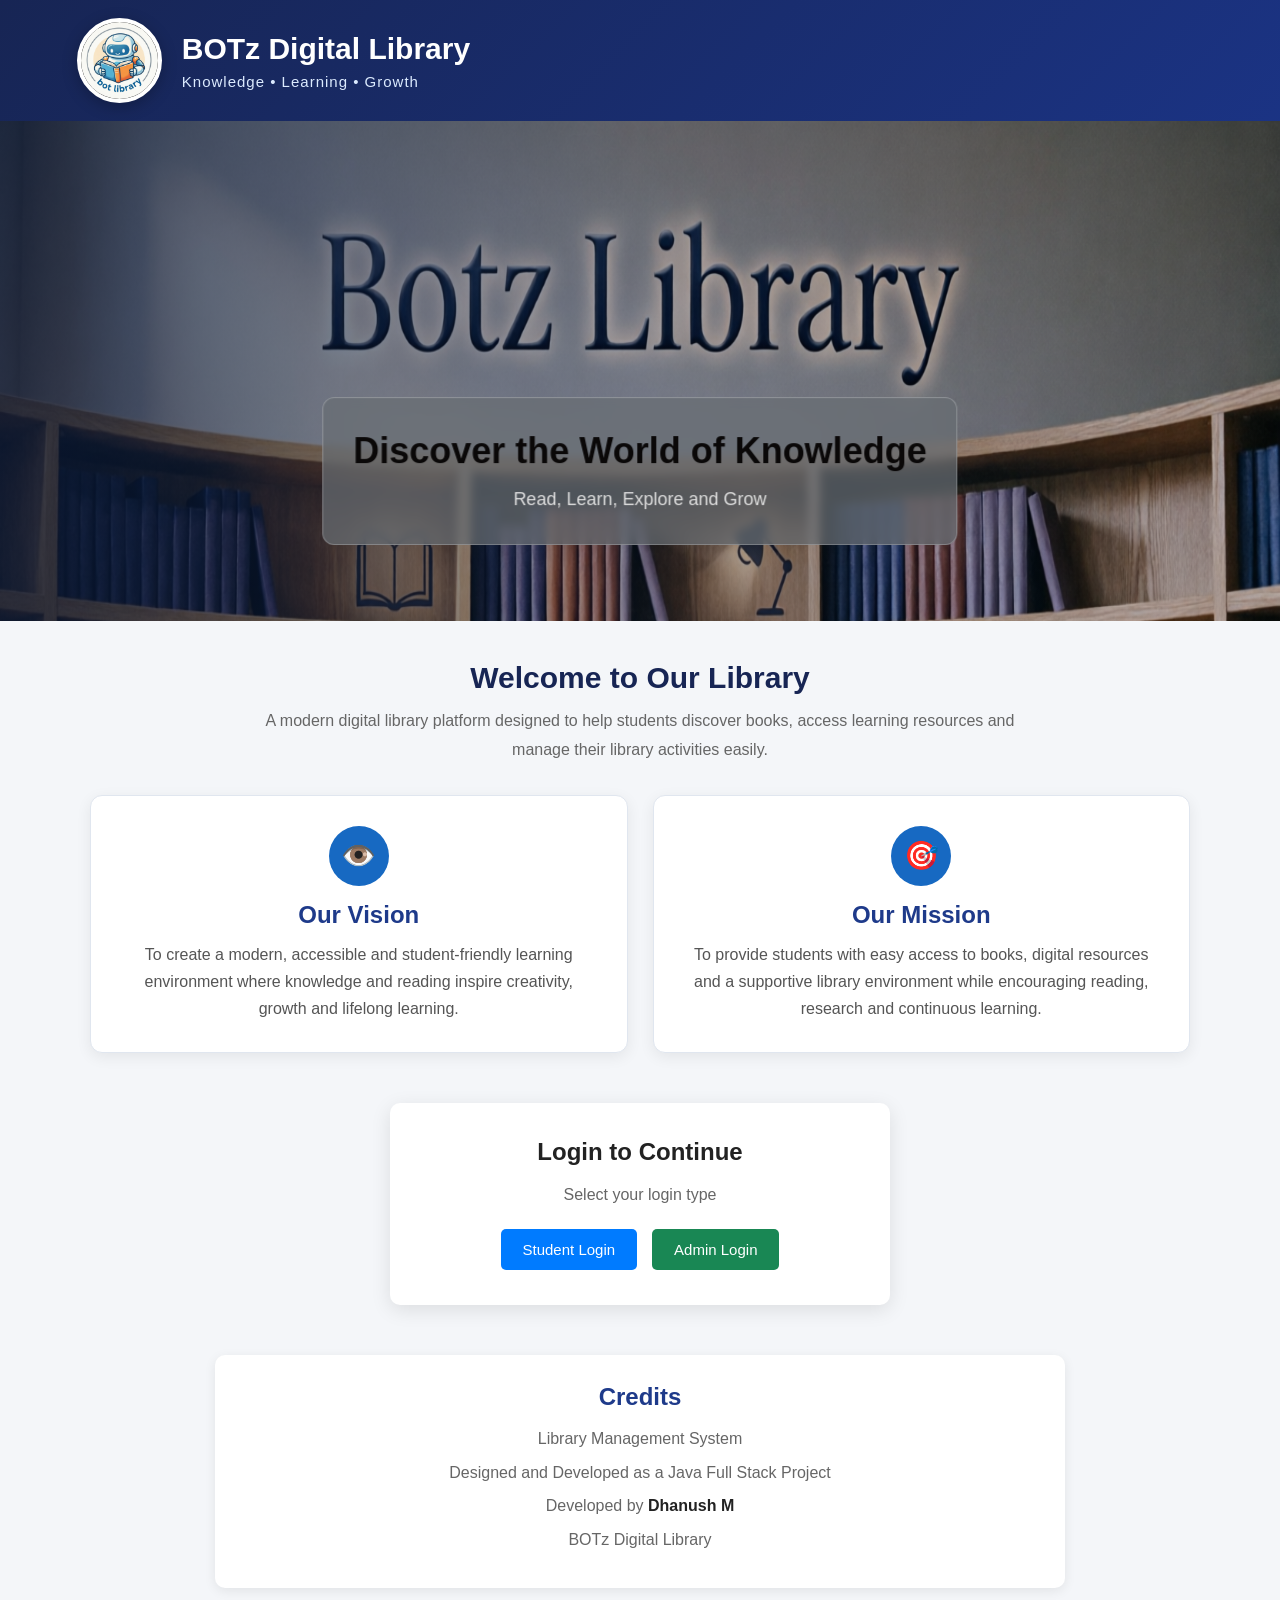
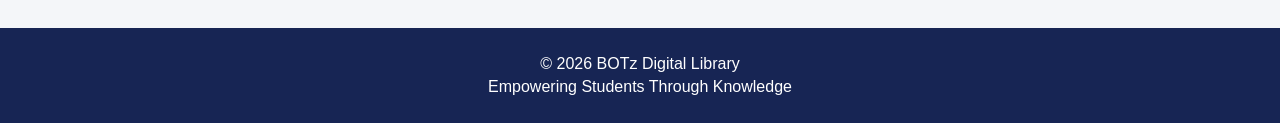
<file: frontend/index.html>
<!DOCTYPE html>
<html lang="en">
<head>
    <meta charset="UTF-8">
    <meta name="viewport" content="width=device-width, initial-scale=1.0">

    <title>BoTz Digital Library</title>

    <link rel="stylesheet" href="style.css">
</head>

<body>

    <!-- =========================================
         LIBRARY HEADER
    ========================================== -->

    <header class="library-header">

        <div class="library-brand">

            <!-- ROUND LIBRARY LOGO -->
            <div class="library-logo">
                <img
                    src="images/logo.png"
                    alt="BOTz Digital Library Logo"
                >
            </div>

            <!-- LIBRARY NAME -->
            <div class="brand-text">

                <h1>BOTz Digital Library</h1>

                <p>
                    Knowledge • Learning • Growth
                </p>

            </div>

        </div>

    </header>


    <!-- =========================================
         LARGE HEADER / HERO IMAGE
    ========================================== -->

    <section class="hero-banner">

        <img
            src="images/header.png"
            alt="BOTz Digital Library"
            class="hero-image"
        >

        <div class="hero-overlay">

            <h2>
                Discover the World of Knowledge
            </h2>

            <p>
                Read, Learn, Explore and Grow
            </p>

        </div>

    </section>


    <!-- =========================================
         WELCOME SECTION
    ========================================== -->

    <section class="library-intro">

        <h2>
            Welcome to Our Library
        </h2>

        <p>
            A modern digital library platform designed to help
            students discover books, access learning resources
            and manage their library activities easily.
        </p>

    </section>


    <!-- =========================================
         VISION AND MISSION
    ========================================== -->

    <section class="vision-mission">


        <!-- VISION -->

        <div class="info-card">

            <div class="info-icon">
                👁️
            </div>

            <div class="info-content">

                <h2>
                    Our Vision
                </h2>

                <p>
                    To create a modern, accessible and
                    student-friendly learning environment where
                    knowledge and reading inspire creativity,
                    growth and lifelong learning.
                </p>

            </div>

        </div>


        <!-- MISSION -->

        <div class="info-card">

            <div class="info-icon">
                🎯
            </div>

            <div class="info-content">

                <h2>
                    Our Mission
                </h2>

                <p>
                    To provide students with easy access to books,
                    digital resources and a supportive library
                    environment while encouraging reading, research
                    and continuous learning.
                </p>

            </div>

        </div>

    </section>


    <!-- =========================================
         LOGIN SECTION
    ========================================== -->

    <section class="container">

        <h2>
            Login to Continue
        </h2>

        <p class="subtitle">
            Select your login type
        </p>


        <!-- LOGIN BUTTONS -->

        <div class="login-buttons">

            <button
                type="button"
                onclick="showStudentLogin()"
            >
                Student Login
            </button>


            <button
                type="button"
                onclick="showAdminLogin()"
            >
                Admin Login
            </button>

        </div>


        <!-- =====================================
             STUDENT LOGIN
        ====================================== -->

        <div
            id="studentLogin"
            class="login-box hidden"
        >

            <h2>
                Student Login
            </h2>


            <input
                type="text"
                id="studentName"
                placeholder="Enter Name"
                autocomplete="name"
            >


            <input
                type="text"
                id="rollNumber"
                placeholder="Enter Roll Number"
            >


            <input
                type="password"
                id="studentPassword"
                placeholder="Enter Password"
                autocomplete="current-password"
            >


            <button
                type="button"
                onclick="studentLogin()"
            >
                Login
            </button>


            <p
                id="studentMessage"
                class="message"
            ></p>
            <div class="register-link">

    <p>New student?</p>

    <button
        type="button"
        onclick="window.location.href='register.html'"
    >
        Register Now
    </button>

</div>

        </div>
        


        <!-- =====================================
             ADMIN LOGIN
        ====================================== -->

        <div
            id="adminLogin"
            class="login-box hidden"
        >

            <h2>
                Admin Login
            </h2>


            <input
                type="text"
                id="adminUsername"
                placeholder="Username"
                autocomplete="username"
            >


            <input
                type="password"
                id="adminPassword"
                placeholder="Password"
                autocomplete="current-password"
            >


            <button
                type="button"
                onclick="adminLogin()"
            >
                Login
            </button>


            <p
                id="adminMessage"
                class="message"
            ></p>

        </div>

    </section>


    <!-- =========================================
         CREDITS
    ========================================== -->

    <section class="credits-section">

        <h2>
            Credits
        </h2>

        <p>
            Library Management System
        </p>

        <p>
            Designed and Developed as a Java Full Stack Project
        </p>

        <p>
            Developed by
            <strong>Dhanush M</strong>
        </p>

        <p>
            BOTz Digital Library
        </p>

    </section>


    <!-- =========================================
         FOOTER
    ========================================== -->

    <footer>

        <p>
            &copy; 2026 BOTz Digital Library
        </p>

        <p>
            Empowering Students Through Knowledge
        </p>

    </footer>


    <!-- JAVASCRIPT -->

    <script src="script.js"></script>

</body>
</html>
</file>
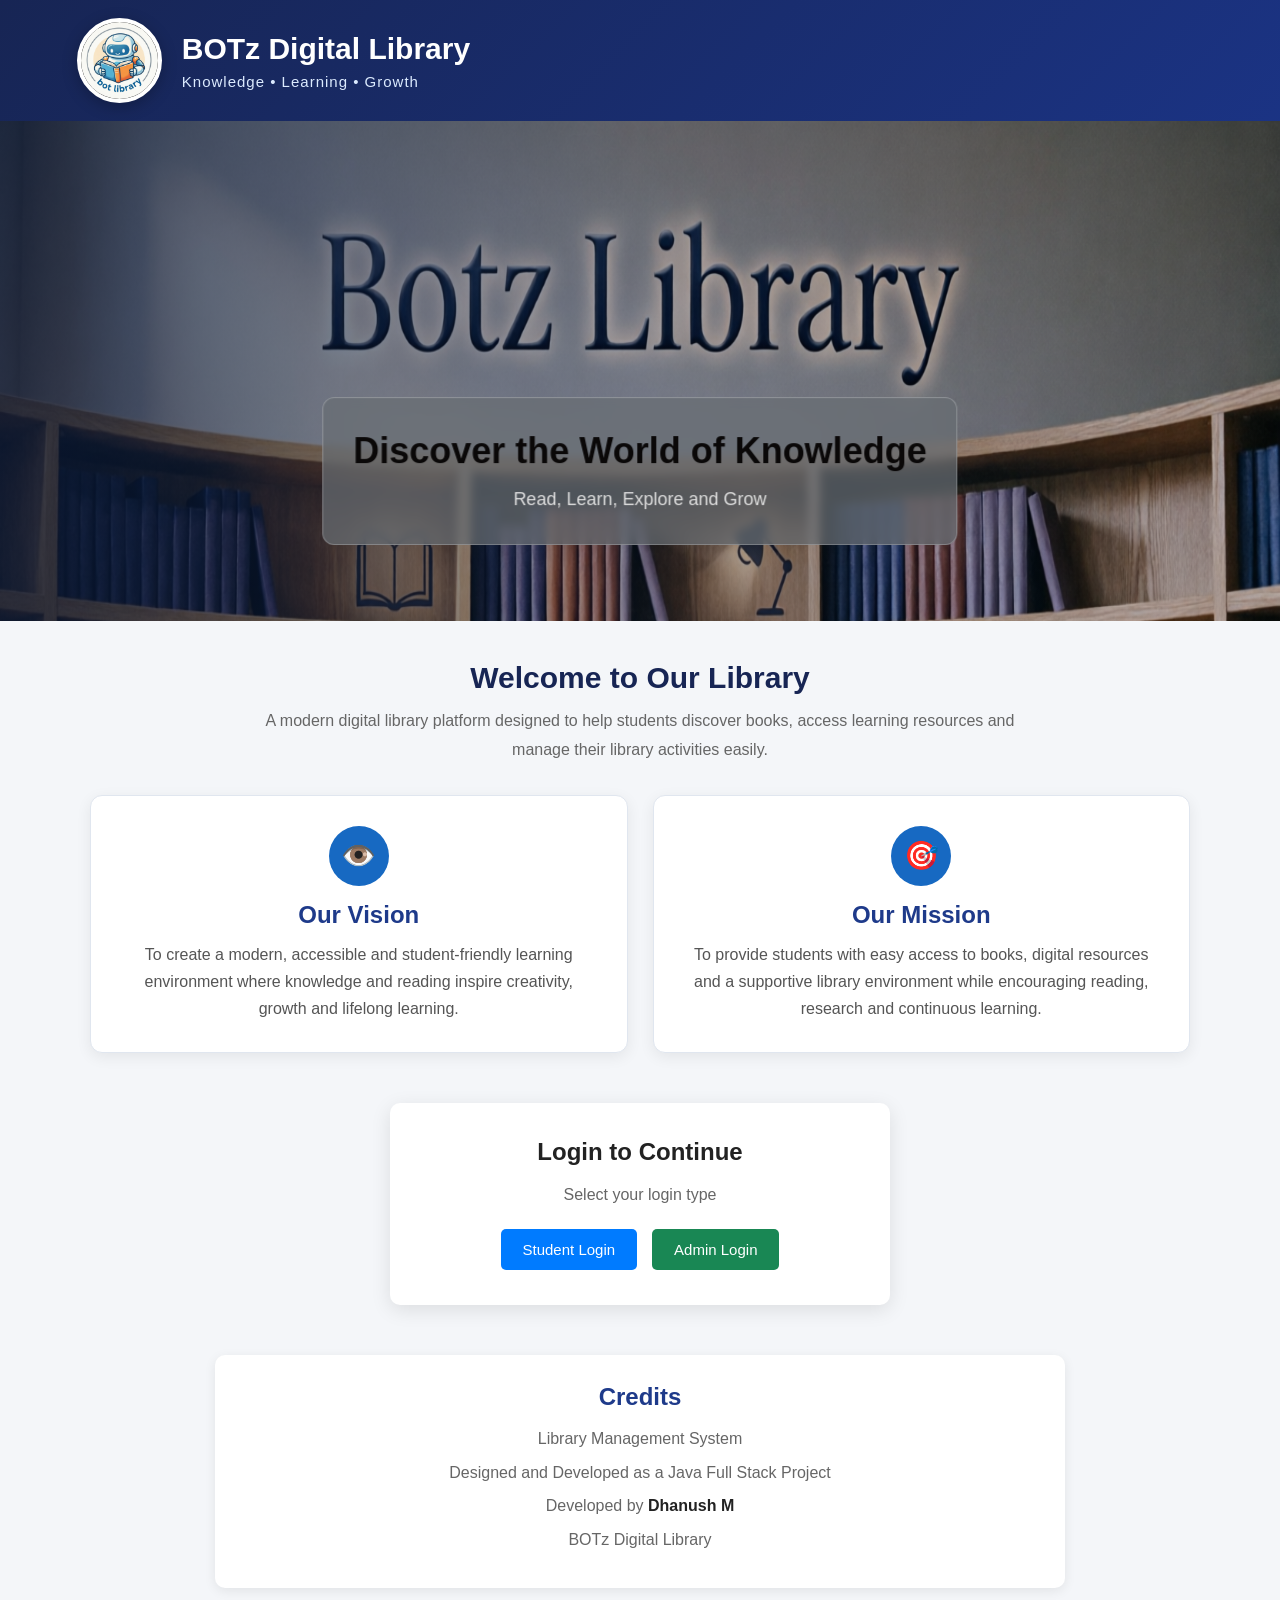
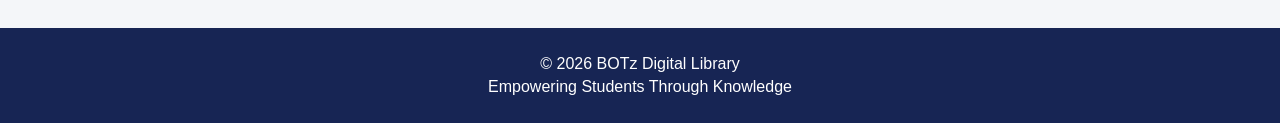
<file: frontend/html/index.html>
<!DOCTYPE html>
<html lang="en">
<head>
    <meta charset="UTF-8">
    <meta name="viewport" content="width=device-width, initial-scale=1.0">

    <title>BoTz Digital Library</title>

    <link rel="stylesheet" href="/frontend/css/style.css">
</head>

<body>

    <!-- =========================================
         LIBRARY HEADER
    ========================================== -->

    <header class="library-header">

        <div class="library-brand">

            <!-- ROUND LIBRARY LOGO -->
            <div class="library-logo">
                <img
                    src="../images/logo.png"
                    alt="BOTz Digital Library Logo"
                >
            </div>

            <!-- LIBRARY NAME -->
            <div class="brand-text">

                <h1>BOTz Digital Library</h1>

                <p>
                    Knowledge • Learning • Growth
                </p>

            </div>

        </div>

    </header>


    <!-- =========================================
         LARGE HEADER / HERO IMAGE
    ========================================== -->

    <section class="hero-banner">

        <img
            src="../images/header.png"
            alt="BOTz Digital Library"
            class="hero-image"
        >

        <div class="hero-overlay">

            <h2>
                Discover the World of Knowledge
            </h2>

            <p>
                Read, Learn, Explore and Grow
            </p>

        </div>

    </section>


    <!-- =========================================
         WELCOME SECTION
    ========================================== -->

    <section class="library-intro">

        <h2>
            Welcome to Our Library
        </h2>

        <p>
            A modern digital library platform designed to help
            students discover books, access learning resources
            and manage their library activities easily.
        </p>

    </section>


    <!-- =========================================
         VISION AND MISSION
    ========================================== -->

    <section class="vision-mission">


        <!-- VISION -->

        <div class="info-card">

            <div class="info-icon">
                👁️
            </div>

            <div class="info-content">

                <h2>
                    Our Vision
                </h2>

                <p>
                    To create a modern, accessible and
                    student-friendly learning environment where
                    knowledge and reading inspire creativity,
                    growth and lifelong learning.
                </p>

            </div>

        </div>


        <!-- MISSION -->

        <div class="info-card">

            <div class="info-icon">
                🎯
            </div>

            <div class="info-content">

                <h2>
                    Our Mission
                </h2>

                <p>
                    To provide students with easy access to books,
                    digital resources and a supportive library
                    environment while encouraging reading, research
                    and continuous learning.
                </p>

            </div>

        </div>

    </section>


    <!-- =========================================
         LOGIN SECTION
    ========================================== -->

    <section class="container">

        <h2>
            Login to Continue
        </h2>

        <p class="subtitle">
            Select your login type
        </p>


        <!-- LOGIN BUTTONS -->

        <div class="login-buttons">

            <button
                type="button"
                onclick="showStudentLogin()"
            >
                Student Login
            </button>


            <button
                type="button"
                onclick="showAdminLogin()"
            >
                Admin Login
            </button>

        </div>


        <!-- =====================================
             STUDENT LOGIN
        ====================================== -->

        <div
            id="studentLogin"
            class="login-box hidden"
        >

            <h2>
                Student Login
            </h2>


            <input
                type="text"
                id="studentName"
                placeholder="Enter Name"
                autocomplete="name"
            >


            <input
                type="text"
                id="rollNumber"
                placeholder="Enter Roll Number"
            >


            <input
                type="password"
                id="studentPassword"
                placeholder="Enter Password"
                autocomplete="current-password"
            >


            <button
                type="button"
                onclick="studentLogin()"
            >
                Login
            </button>


            <p
                id="studentMessage"
                class="message"
            ></p>
            <div class="register-link">

    <p>New student?</p>

    <button
        type="button"
        onclick="window.location.href='register.html'"
    >
        Register Now
    </button>

</div>

        </div>
        


        <!-- =====================================
             ADMIN LOGIN
        ====================================== -->

        <div
            id="adminLogin"
            class="login-box hidden"
        >

            <h2>
                Admin Login
            </h2>


            <input
                type="text"
                id="adminUsername"
                placeholder="Username"
                autocomplete="username"
            >


            <input
                type="password"
                id="adminPassword"
                placeholder="Password"
                autocomplete="current-password"
            >


            <button
                type="button"
                onclick="adminLogin()"
            >
                Login
            </button>


            <p
                id="adminMessage"
                class="message"
            ></p>

        </div>

    </section>


    <!-- =========================================
         CREDITS
    ========================================== -->

    <section class="credits-section">

        <h2>
            Credits
        </h2>

        <p>
            Library Management System
        </p>

        <p>
            Designed and Developed as a Java Full Stack Project
        </p>

        <p>
            Developed by
            <strong>Dhanush M</strong>
        </p>

        <p>
            BOTz Digital Library
        </p>

    </section>


    <!-- =========================================
         FOOTER
    ========================================== -->

    <footer>

        <p>
            &copy; 2026 BOTz Digital Library
        </p>

        <p>
            Empowering Students Through Knowledge
        </p>

    </footer>


    <!-- JAVASCRIPT -->

    <script src="/frontend/js/script.js"></script>

</body>
</html>
</file>
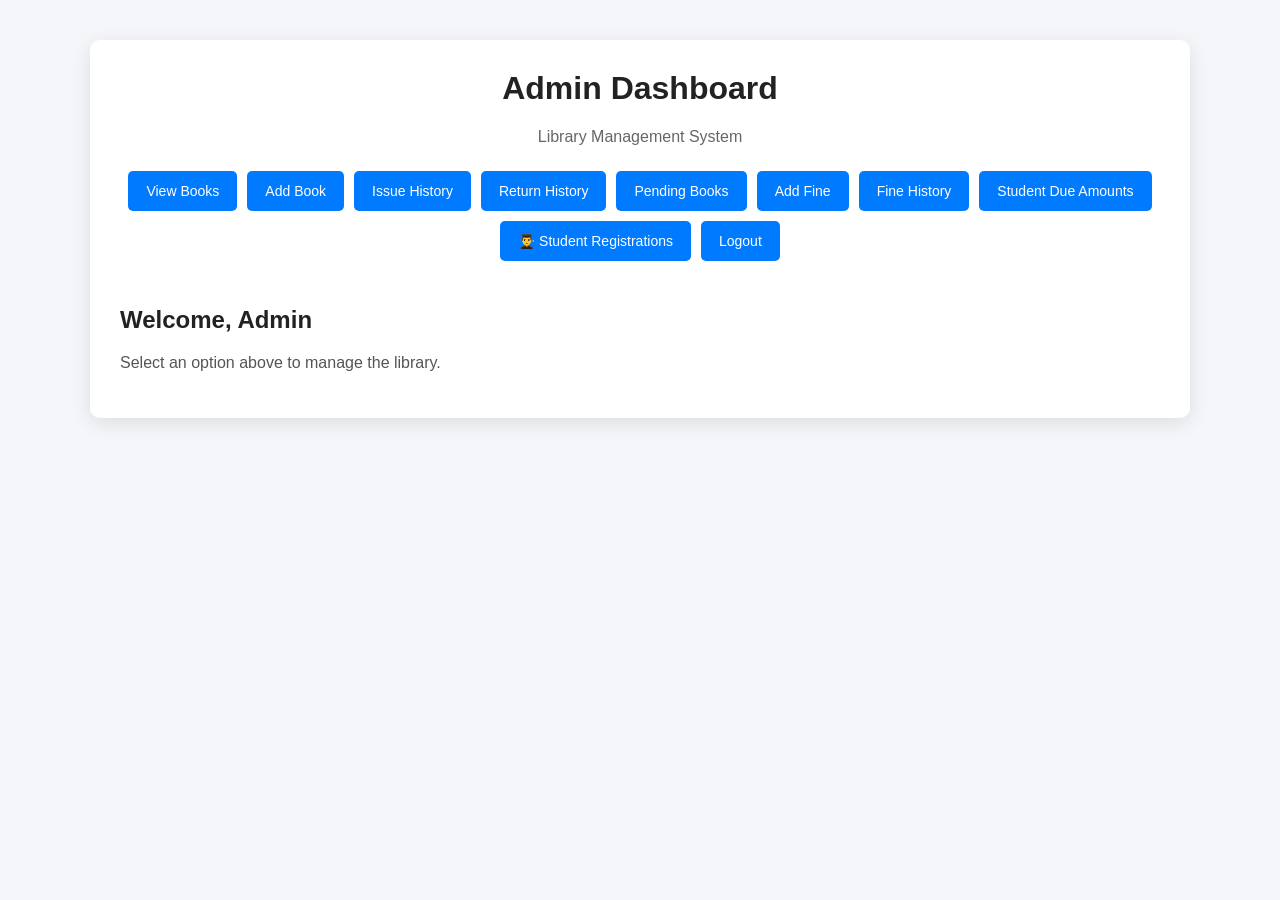
<file: frontend/admin.html>
<!DOCTYPE html>
<html lang="en">

<head>
    <meta charset="UTF-8">
    <meta name="viewport" content="width=device-width, initial-scale=1.0">

    <title>Admin Dashboard</title>

    <link rel="stylesheet" href="style.css">
</head>

<body>

    <div class="dashboard">

        <h1>Admin Dashboard</h1>

        <p>Library Management System</p>

        <div class="dashboard-menu">

            <button onclick="viewBooks()">
                     View Books
            </button>

            <button onclick="showAddBook()">
                    Add Book
            </button>

            <button onclick="viewIssueHistory()">
                Issue History
            </button>

            <button onclick="viewReturnHistory()">
                Return History
            </button>

            <button onclick="viewPendingBooks()">
                Pending Books
            </button>

            <button onclick="addFine()">
                Add Fine
            </button>

            <button onclick="viewFines()">
                Fine History
            </button>

            <button onclick="viewDueAmounts()">
                Student Due Amounts
            </button>



    <button
        onclick="window.location.href='student-approvals.html'"
    >
        👨‍🎓 Student Registrations
    </button>


            <button onclick="logout()">
                Logout
            </button>

        </div>

        <div id="content">

            <h2>Welcome, Admin</h2>

            <p>
                Select an option above to manage the library.
            </p>

        </div>

    </div>

    <script src="admin.js"></script>

</body>

</html>
</file>
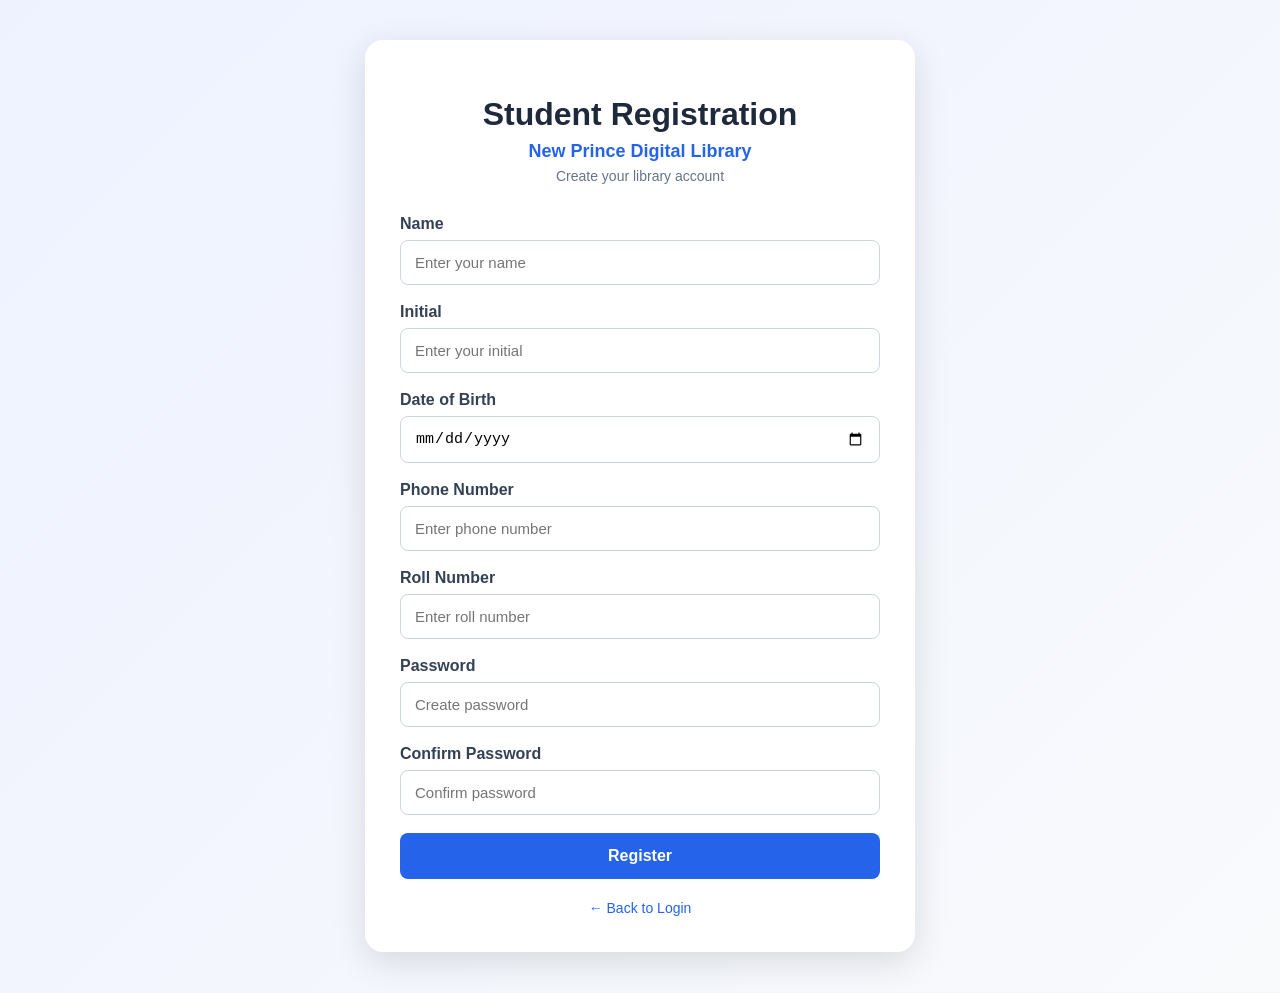
<file: frontend/register.html>
<!DOCTYPE html>
<html lang="en">

<head>

    <meta charset="UTF-8">

    <meta
        name="viewport"
        content="width=device-width, initial-scale=1.0"
    >

    <title>Student Registration - New Prince Digital Library</title>

    <link rel="stylesheet" href="style.css">

</head>

<body>

    <div class="registration-page">

        <div class="registration-card">

            <div class="registration-header">

                <h1>Student Registration</h1>

                <p>
                    New Prince Digital Library
                </p>

                <span>
                    Create your library account
                </span>

            </div>


            <form id="registrationForm">


                <!-- Name -->

                <div class="form-group">

                    <label for="name">
                        Name
                    </label>

                    <input
                        type="text"
                        id="name"
                        placeholder="Enter your name"
                        required
                    >

                </div>


                <!-- Initial -->

                <div class="form-group">

                    <label for="initial">
                        Initial
                    </label>

                    <input
                        type="text"
                        id="initial"
                        placeholder="Enter your initial"
                        maxlength="20"
                        required
                    >

                </div>


                <!-- DOB -->

                <div class="form-group">

                    <label for="dob">
                        Date of Birth
                    </label>

                    <input
                        type="date"
                        id="dob"
                        required
                    >

                </div>


                <!-- Phone -->

                <div class="form-group">

                    <label for="phone">
                        Phone Number
                    </label>

                    <input
                        type="tel"
                        id="phone"
                        placeholder="Enter phone number"
                        maxlength="10"
                        required
                    >

                </div>


                <!-- Roll Number -->

                <div class="form-group">

                    <label for="rollNumber">
                        Roll Number
                    </label>

                    <input
                        type="text"
                        id="rollNumber"
                        placeholder="Enter roll number"
                        required
                    >

                </div>


                <!-- Password -->

                <div class="form-group">

                    <label for="password">
                        Password
                    </label>

                    <input
                        type="password"
                        id="password"
                        placeholder="Create password"
                        required
                    >

                </div>


                <!-- Confirm Password -->

                <div class="form-group">

                    <label for="confirmPassword">
                        Confirm Password
                    </label>

                    <input
                        type="password"
                        id="confirmPassword"
                        placeholder="Confirm password"
                        required
                    >

                </div>


                <button
                    type="submit"
                    class="registration-button"
                >
                    Register
                </button>


                <p
                    id="registrationMessage"
                    class="registration-message"
                ></p>


            </form>


            <div class="back-login">

                <button
                    type="button"
                    onclick="window.location.href='index.html'"
                >
                    ← Back to Login
                </button>

            </div>

        </div>

    </div>


    <script src="register.js"></script>

</body>

</html>
</file>
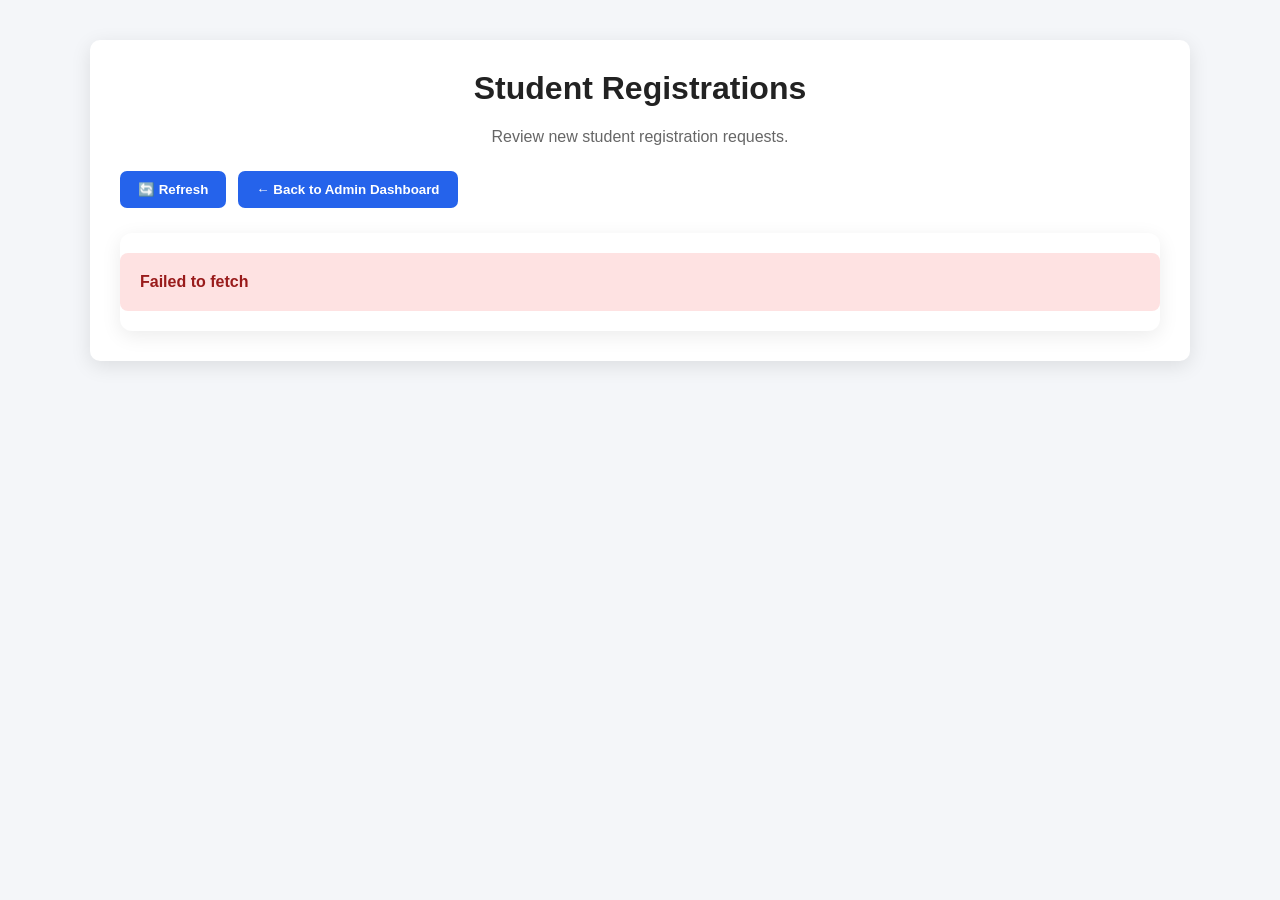
<file: frontend/student-approvals.html>
<!DOCTYPE html>
<html lang="en">

<head>

    <meta charset="UTF-8">

    <meta
        name="viewport"
        content="width=device-width, initial-scale=1.0"
    >

    <title>Student Registrations</title>

    <link rel="stylesheet" href="style.css">

</head>

<body>

    <div class="dashboard">

        <h1>
            Student Registrations
        </h1>

        <p>
            Review new student registration requests.
        </p>


        <div class="approval-actions">

            <button
                type="button"
                onclick="loadPendingStudents()"
            >
                🔄 Refresh
            </button>

            <button
                type="button"
                onclick="window.location.href='admin.html'"
            >
                ← Back to Admin Dashboard
            </button>

        </div>


        <div id="approvalMessage"></div>


        <div
            id="pendingStudents"
            class="approval-table-container"
        >

            <p>
                Loading student registrations...
            </p>

        </div>

    </div>


    <script src="student-approvals.js"></script>

</body>

</html>
</file>
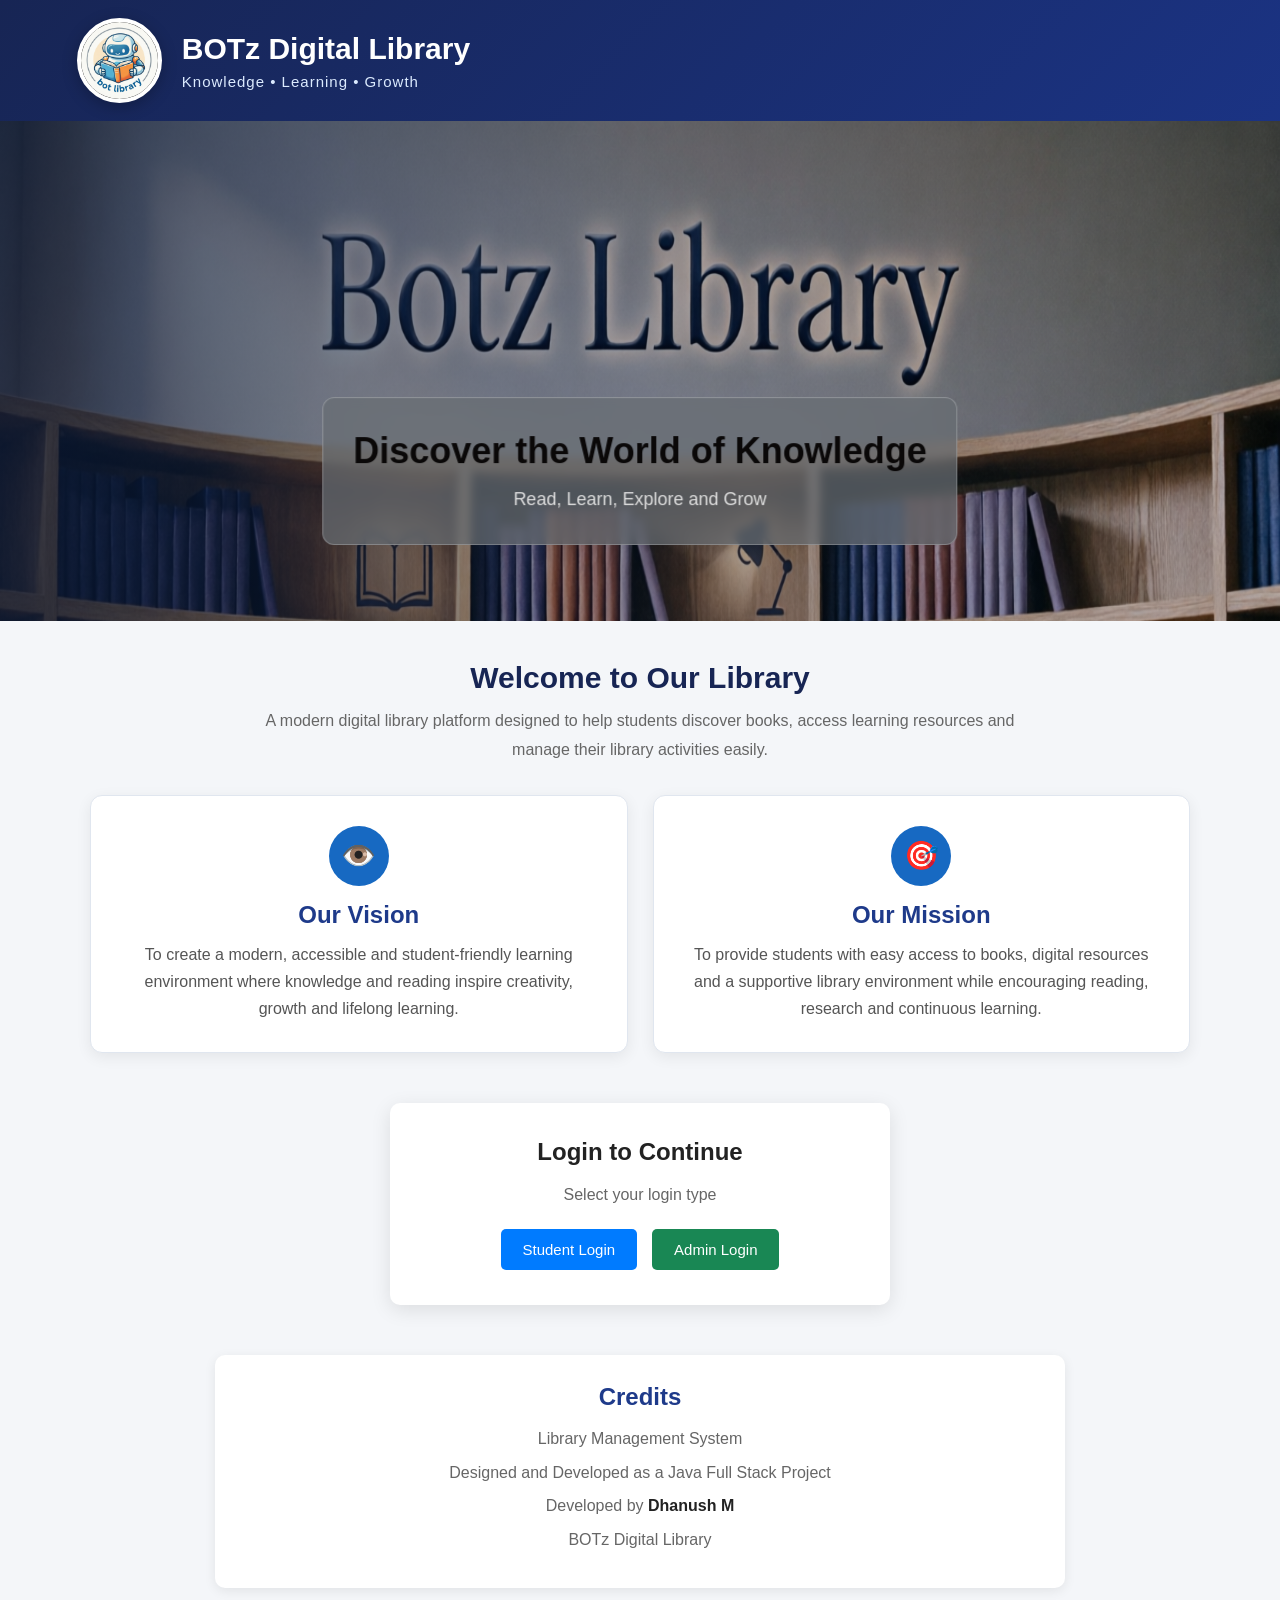
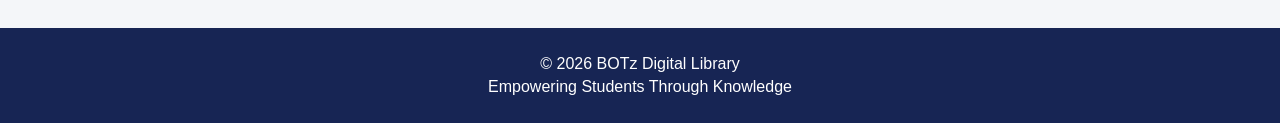
<file: frontend/student.html>
<!DOCTYPE html>
<html lang="en">

<head>

    <meta charset="UTF-8">

    <meta name="viewport"
          content="width=device-width, initial-scale=1.0">

    <title>Student Dashboard -Botz Library</title>

    <link rel="stylesheet" href="style.css">

</head>

<body>


    <!-- LIBRARY HEADER -->

    <header class="library-header">

        <div class="library-brand">

            <div class="library-logo">
                <img
                    src="images/logo.png"
                    alt="BOTz Digital Library Logo"
                >
            </div>

            <div>

                <h1>
                    BoTz Digital Library
                </h1>

                <p>
                    Knowledge • Learning • Growth
                </p>

            </div>

        </div>

    </header>


    <div class="dashboard">


        <h1>
            Student Dashboard
        </h1>


        <p id="welcomeMessage"></p>


        <!-- VISION -->

        <div class="info-card">

            <div class="info-icon">
                👁️
            </div>

            <h2>
                Our Vision
            </h2>

            <p>
                To create a modern and accessible learning
                environment where every student can discover
                knowledge, develop new ideas and grow through
                the power of reading.
            </p>

        </div>


        <!-- MISSION -->

        <div class="info-card">

            <div class="info-icon">
                🎯
            </div>

            <h2>
                Our Mission
            </h2>

            <p>
                To provide students with quality books,
                digital resources and a welcoming learning
                environment while encouraging reading,
                research, creativity and lifelong learning.
            </p>

        </div>


       

        <!-- DASHBOARD MENU -->
<div class="dashboard-menu">

    <button onclick="viewAvailableBooks()">
        Available Books
    </button>

    <button onclick="viewMyBooks()">
        My Books
    </button>

    <button onclick="borrowBook()">
        Borrow Book
    </button>

    <button onclick="returnBook()">
        Return Book
    </button>

    <button onclick="checkDueAmount()">
        Due Amount
    </button>

   <button onclick="viewTamilEbooks()">
    📖 E-Books
</button>

    <button onclick="logout()">
        Logout
    </button>

</div>

        <!-- CONTENT -->

        <div id="content">

            <h2>
                Welcome to the Library
            </h2>

            <p>
                Select an option above to continue.
            </p>

        </div>


    </div>


    <footer>

        <p>
            © 2026 BoTz Digital Library
        </p>

        <p>
            Empowering Students Through Knowledge
        </p>

    </footer>


    <script src="student.js"></script>

</body>

</html>
</file>
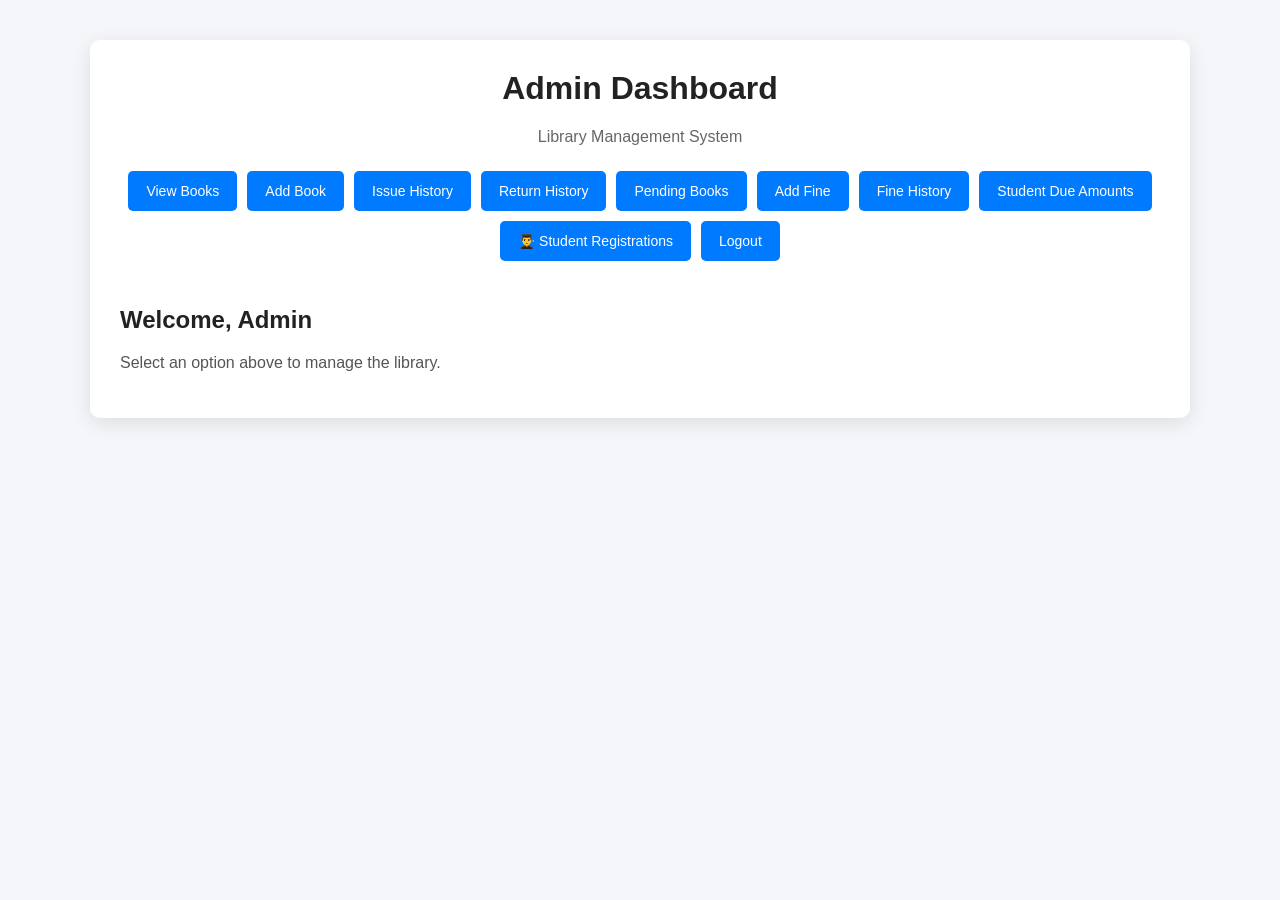
<file: frontend/html/admin.html>
<!DOCTYPE html>
<html lang="en">

<head>
    <meta charset="UTF-8">
    <meta name="viewport" content="width=device-width, initial-scale=1.0">

    <title>Admin Dashboard</title>

    <link rel="stylesheet" href="/frontend/css/style.css">
</head>

<body>

    <div class="dashboard">

        <h1>Admin Dashboard</h1>

        <p>Library Management System</p>

        <div class="dashboard-menu">

            <button onclick="viewBooks()">
                     View Books
            </button>

            <button onclick="showAddBook()">
                    Add Book
            </button>

            <button onclick="viewIssueHistory()">
                Issue History
            </button>

            <button onclick="viewReturnHistory()">
                Return History
            </button>

            <button onclick="viewPendingBooks()">
                Pending Books
            </button>

            <button onclick="addFine()">
                Add Fine
            </button>

            <button onclick="viewFines()">
                Fine History
            </button>

            <button onclick="viewDueAmounts()">
                Student Due Amounts
            </button>



    <button
        onclick="window.location.href='student-approvals.html'"
    >
        👨‍🎓 Student Registrations
    </button>


            <button onclick="logout()">
                Logout
            </button>

        </div>

        <div id="content">

            <h2>Welcome, Admin</h2>

            <p>
                Select an option above to manage the library.
            </p>

        </div>

    </div>

    <script src="/frontend/js/admin.js"></script>

</body>

</html>
</file>
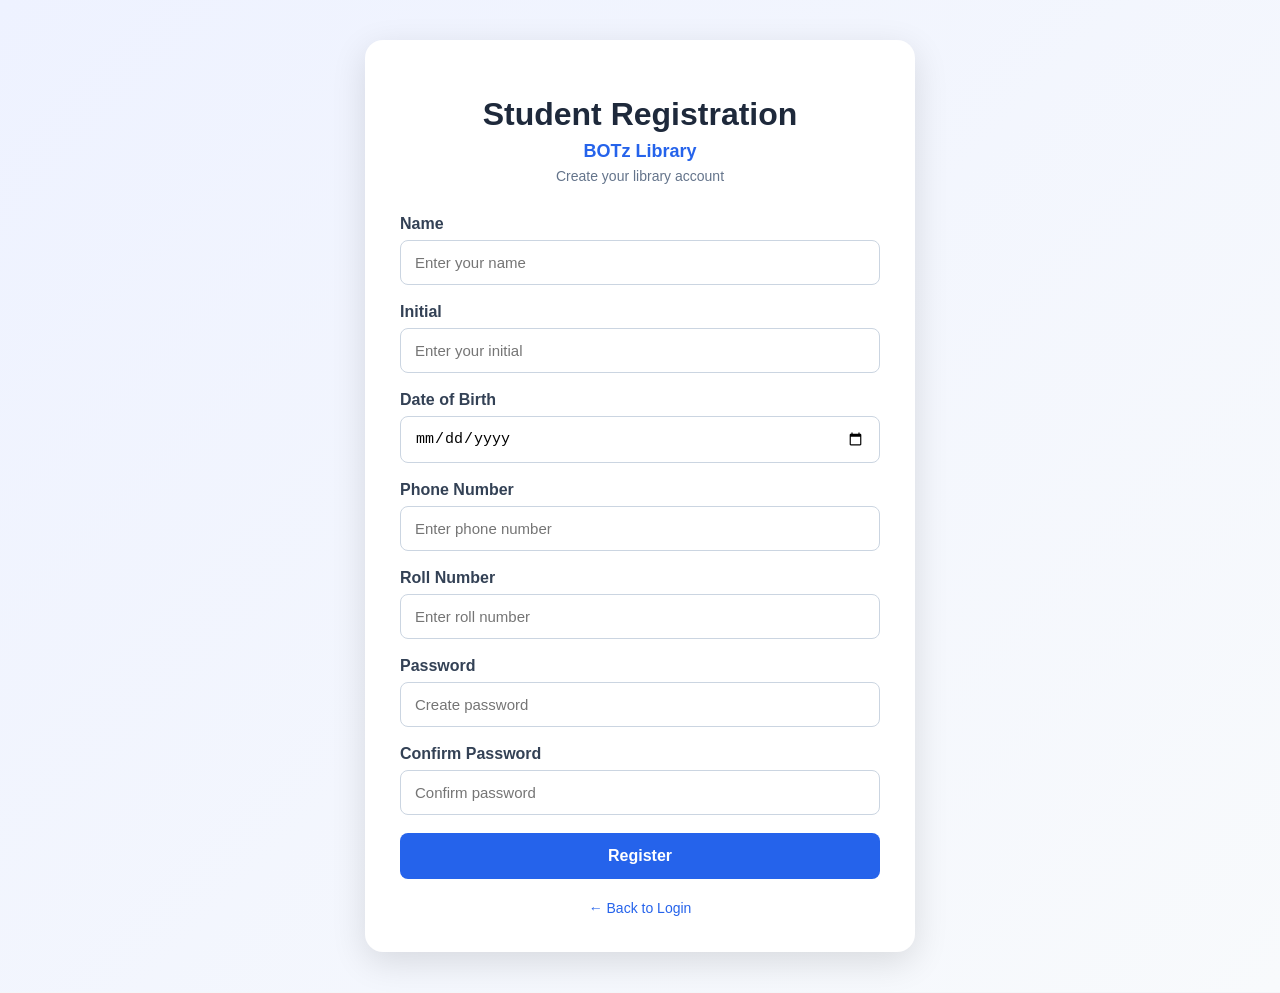
<file: frontend/html/register.html>
<!DOCTYPE html>
<html lang="en">

<head>

    <meta charset="UTF-8">

    <meta
        name="viewport"
        content="width=device-width, initial-scale=1.0"
    >

    <title>Student Registration - BOTz Digital Library</title>

    <link rel="stylesheet" href="/frontend/css/style.css">

</head>

<body>

    <div class="registration-page">

        <div class="registration-card">

            <div class="registration-header">

                <h1>Student Registration</h1>

                <p>
                   BOTz Library
                </p>

                <span>
                    Create your library account
                </span>

            </div>


            <form id="registrationForm">


                <!-- Name -->

                <div class="form-group">

                    <label for="name">
                        Name
                    </label>

                    <input
                        type="text"
                        id="name"
                        placeholder="Enter your name"
                        required
                    >

                </div>


                <!-- Initial -->

                <div class="form-group">

                    <label for="initial">
                        Initial
                    </label>

                    <input
                        type="text"
                        id="initial"
                        placeholder="Enter your initial"
                        maxlength="20"
                        required
                    >

                </div>


                <!-- DOB -->

                <div class="form-group">

                    <label for="dob">
                        Date of Birth
                    </label>

                    <input
                        type="date"
                        id="dob"
                        required
                    >

                </div>


                <!-- Phone -->

                <div class="form-group">

                    <label for="phone">
                        Phone Number
                    </label>

                    <input
                        type="tel"
                        id="phone"
                        placeholder="Enter phone number"
                        maxlength="10"
                        required
                    >

                </div>


                <!-- Roll Number -->

                <div class="form-group">

                    <label for="rollNumber">
                        Roll Number
                    </label>

                    <input
                        type="text"
                        id="rollNumber"
                        placeholder="Enter roll number"
                        required
                    >

                </div>


                <!-- Password -->

                <div class="form-group">

                    <label for="password">
                        Password
                    </label>

                    <input
                        type="password"
                        id="password"
                        placeholder="Create password"
                        required
                    >

                </div>


                <!-- Confirm Password -->

                <div class="form-group">

                    <label for="confirmPassword">
                        Confirm Password
                    </label>

                    <input
                        type="password"
                        id="confirmPassword"
                        placeholder="Confirm password"
                        required
                    >

                </div>


                <button
                    type="submit"
                    class="registration-button"
                >
                    Register
                </button>


                <p
                    id="registrationMessage"
                    class="registration-message"
                ></p>


            </form>


            <div class="back-login">

                <button
                    type="button"
                    onclick="window.location.href='index.html'"
                >
                    ← Back to Login
                </button>

            </div>

        </div>

    </div>


    <script src="/frontend/js/register.js"></script>

</body>

</html>
</file>
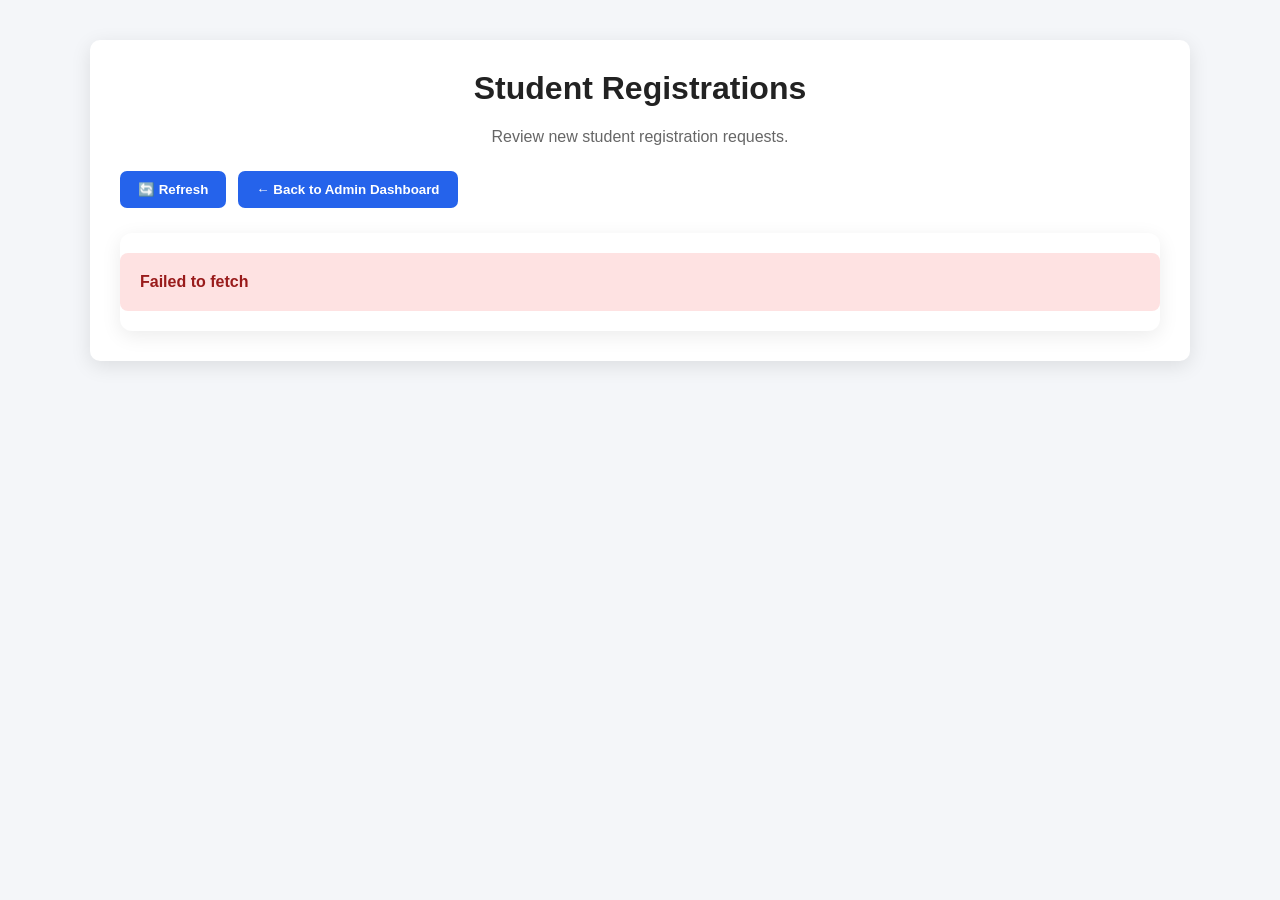
<file: frontend/html/student-approvals.html>
<!DOCTYPE html>
<html lang="en">

<head>

    <meta charset="UTF-8">

    <meta
        name="viewport"
        content="width=device-width, initial-scale=1.0"
    >

    <title>Student Registrations</title>

    <link rel="stylesheet" href="/frontend/css/style.css">

</head>

<body>

    <div class="dashboard">

        <h1>
            Student Registrations
        </h1>

        <p>
            Review new student registration requests.
        </p>


        <div class="approval-actions">

            <button
                type="button"
                onclick="loadPendingStudents()"
            >
                🔄 Refresh
            </button>

            <button
                type="button"
                onclick="window.location.href='admin.html'"
            >
                ← Back to Admin Dashboard
            </button>

        </div>


        <div id="approvalMessage"></div>


        <div
            id="pendingStudents"
            class="approval-table-container"
        >

            <p>
                Loading student registrations...
            </p>

        </div>

    </div>


    <script src="/frontend/js/student-approvals.js"></script>

</body>

</html>
</file>
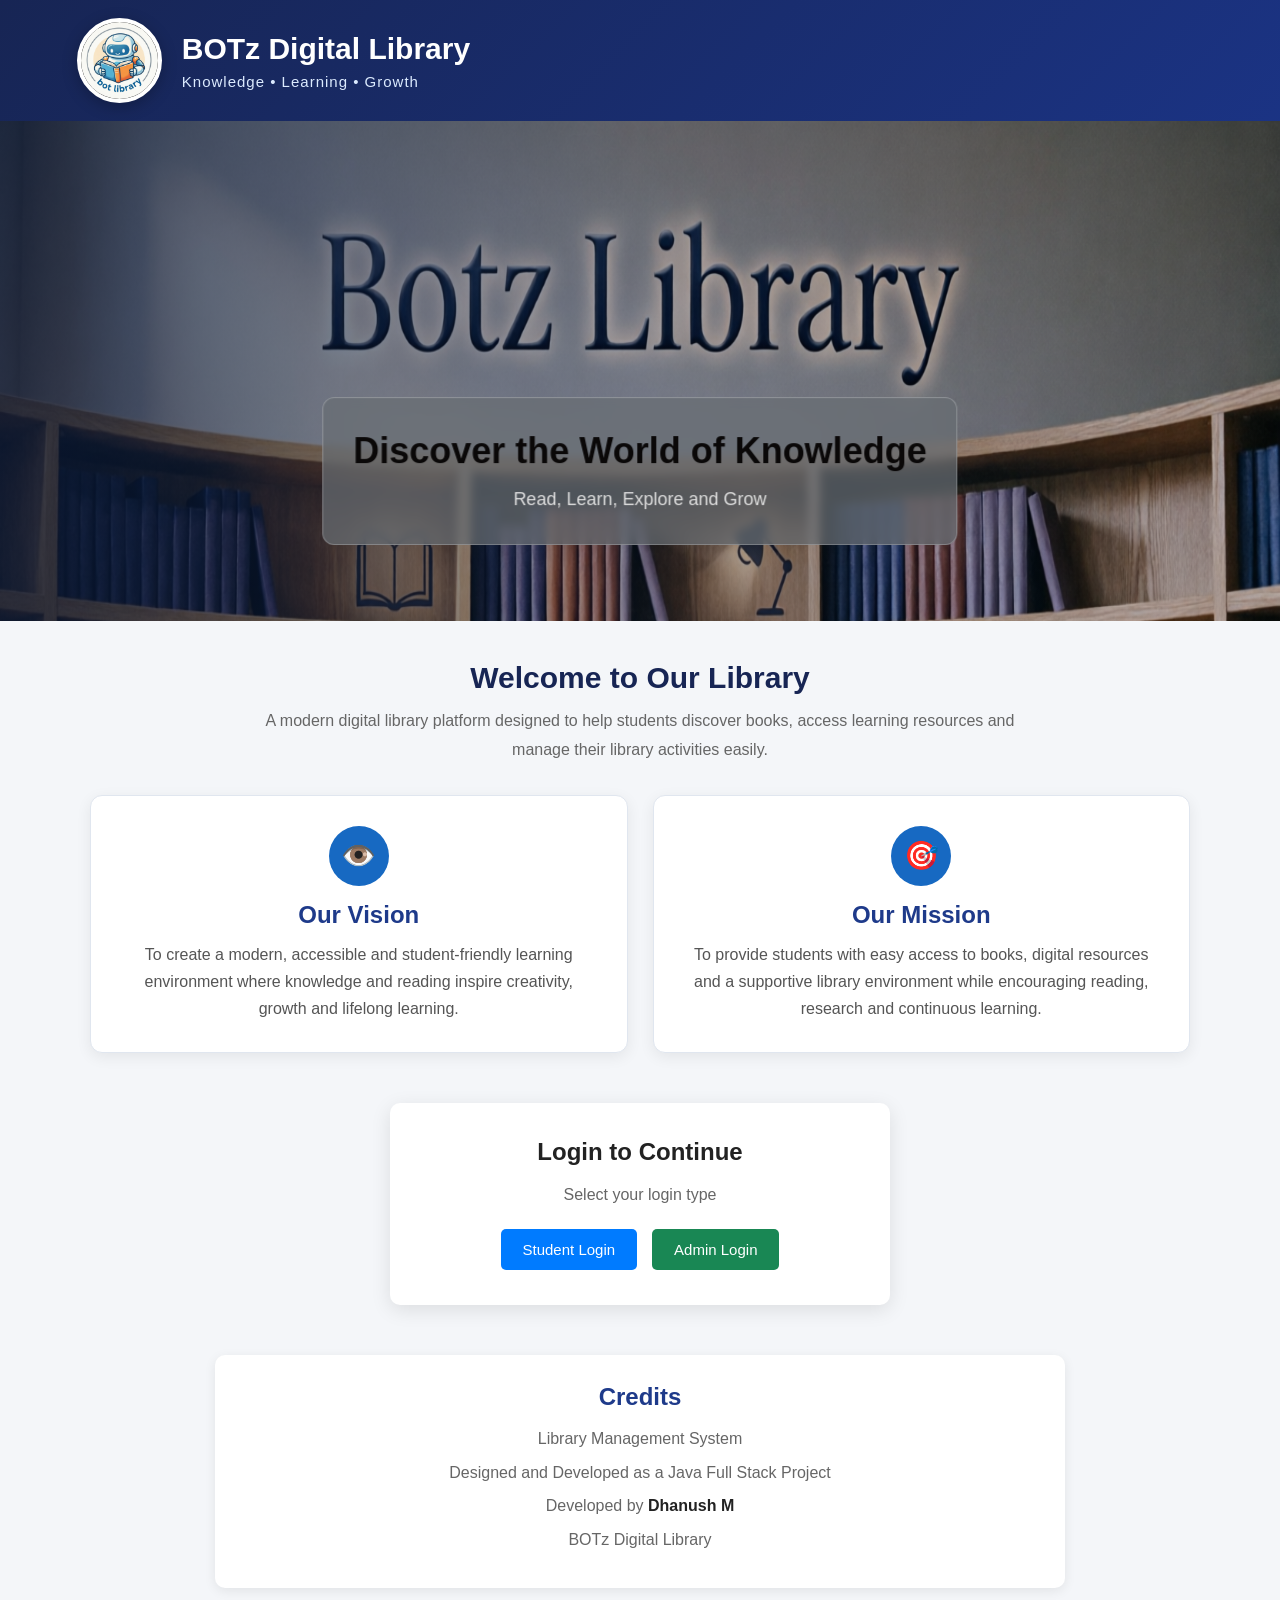
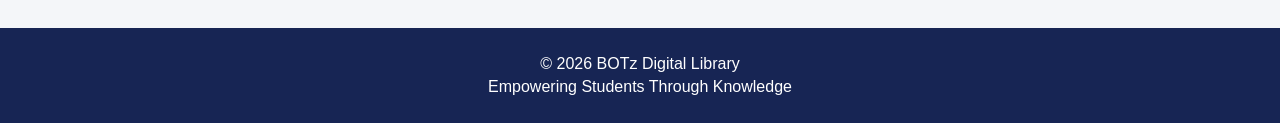
<file: frontend/html/student.html>
<!DOCTYPE html>
<html lang="en">

<head>

    <meta charset="UTF-8">

    <meta name="viewport"
          content="width=device-width, initial-scale=1.0">

    <title>Student Dashboard - Botz Library</title>

    <link rel="stylesheet" href="/frontend/css/style.css">

</head>

<body>


    <!-- LIBRARY HEADER -->

    <header class="library-header">

        <div class="library-brand">

            <div class="library-logo">
                <img
                    src="../images/logo.png"
                    alt="BOTz Digital Library Logo"
                >
            </div>

            <div>

                <h1>
                    BoTz Digital Library
                </h1>

                <p>
                    Knowledge • Learning • Growth
                </p>

            </div>

        </div>

    </header>


    <div class="dashboard">


        <h1>
            Student Dashboard
        </h1>


        <p id="welcomeMessage"></p>


        <!-- VISION -->

        <div class="info-card">

            <div class="info-icon">
                👁️
            </div>

            <h2>
                Our Vision
            </h2>

            <p>
                To create a modern and accessible learning
                environment where every student can discover
                knowledge, develop new ideas and grow through
                the power of reading.
            </p>

        </div>


        <!-- MISSION -->

        <div class="info-card">

            <div class="info-icon">
                🎯
            </div>

            <h2>
                Our Mission
            </h2>

            <p>
                To provide students with quality books,
                digital resources and a welcoming learning
                environment while encouraging reading,
                research, creativity and lifelong learning.
            </p>

        </div>


       

        <!-- DASHBOARD MENU -->
<div class="dashboard-menu">

    <button onclick="viewAvailableBooks()">
        Available Books
    </button>

    <button onclick="viewMyBooks()">
        My Books
    </button>

    <button onclick="borrowBook()">
        Borrow Book
    </button>

    <button onclick="returnBook()">
        Return Book
    </button>

    <button onclick="checkDueAmount()">
        Due Amount
    </button>

   <button onclick="viewTamilEbooks()">
    📖 E-Books
</button>

    <button onclick="logout()">
        Logout
    </button>

</div>

        <!-- CONTENT -->

        <div id="content">

            <h2>
                Welcome to the Library
            </h2>

            <p>
                Select an option above to continue.
            </p>

        </div>


    </div>


    <footer>

        <p>
            © 2026 BoTz Digital Library
        </p>

        <p>
            Empowering Students Through Knowledge
        </p>

    </footer>


    <script src="/frontend/js/student.js"></script>

</body>

</html>
</file>
<file: frontend/style.css>
/* ============================================
   GENERAL SETTINGS
============================================ */

* {
    box-sizing: border-box;
}


html {
    scroll-behavior: smooth;
}


body {
    margin: 0;
    padding: 0;

    font-family:
        Arial,
        Helvetica,
        sans-serif;

    background: #f4f6f9;

    color: #333;
}


/* ============================================
   LIBRARY HEADER
============================================ */

.library-header {

    width: 200%;

    padding: 18px 6%;

    background:
        linear-gradient(
            135deg,
            #172554,
            #1e40af
        );

    color: white;

    box-shadow:
        0 3px 12px
        rgba(0, 0, 0, 0.15);

}


.library-brand {

    max-width: 1150px;

    margin: left;

    display: flex;

    align-items: center;

    gap: 20px;

}


/* ============================================
   ROUND LIBRARY LOGO
============================================ */

.library-logo {

    width: 85px;

    height: 85px;

    min-width:85px;

    border-radius: 50%;

    background: black;

    border: 4px solid white;

    overflow: hidden;

    display: flex;

    align-items: center;

    justify-content: center;

    box-shadow:
        0 4px 15px
        rgba(0, 0, 0, 0.25);

}


.library-logo img {

    width: 100%;

    height: 100%;

    object-fit: cover;
    

    display: block;

}


/* ============================================
   LIBRARY NAME
============================================ */

.brand-text h1 {

    margin: 0;

    font-size: 30px;

    font-weight: 700;

    color: white;

}


.brand-text p {

    margin: 7px 0 0;

    color: #dbeafe;

    font-size: 15px;

    letter-spacing: 1px;

}


/* ============================================
   LARGE HEADER IMAGE
============================================ */

.hero-banner {

    position: relative;

    width: 100%;

    height: 500px;

    overflow: hidden;

    background: #172554;

}


.hero-image {

    width: 100%;

    height: 200%;

    object-fit: fill;

    object-position: center;

    display: block;

}


/* DARK IMAGE OVERLAY */

.hero-banner::after {

    content: "";

    position: absolute;

    top: 0;

    left: 0;

    right: 0;

    bottom: 0;

    background:
        linear-gradient(
            90deg,
            rgba(10, 25, 55, 0.80),
            rgba(10, 25, 55, 0.35),
            rgba(10, 25, 55, 0.10)
        );

}


/* ============================================
   HERO TEXT
============================================ */

.hero-overlay {

    position: absolute;

    z-index: 2;

    top: 70%;

    left: 50%;


    transform:
        translate(-50%, -50%);

    max-width: 7800px;

    padding: 30px;

    color: rgb(10, 8, 8);

    background:
        rgba(105, 110, 116, 0.72);

    border-radius: 12px;

    border:
        1px solid
        rgba(255, 255, 255, 0.25);

    backdrop-filter: blur(5px);

}


.hero-overlay h2 {

    margin: 0 0 12px;

    font-size: 36px;

    line-height: 1.25;
    text-align: center;

}


.hero-overlay p {

    margin: 0;

    font-size: 18px;

    line-height: 1.6;

    color: #e0e0e0;
    text-align: center;

}


/* ============================================
   WELCOME SECTION
============================================ */

.library-intro {

    max-width: 850px;

    margin: 40px auto 25px;

    padding: 0 20px;

    text-align: center;

}


.library-intro h2 {

    margin-bottom: 12px;

    color: #172554;

    font-size: 30px;

}


.library-intro p {

    margin: 0;

    color: #666;

    font-size: 16px;

    line-height: 1.8;

}


/* ============================================
   VISION & MISSION
============================================ */

.vision-mission {

    width: 90%;

    max-width: 1100px;

    margin: 30px auto;

    display: grid;

    grid-template-columns:
        repeat(2, 1fr);

    gap: 25px;

}


.info-card {

    padding: 30px;

    background: white;

    border-radius: 12px;

    border:
        1px solid #e0e6ef;

    box-shadow:
        0 4px 15px
        rgba(0, 0, 0, 0.07);

    text-align: center;

    transition:
        transform 0.2s,
        box-shadow 0.2s;

}


.info-card:hover {

    transform:
        translateY(-4px);

    box-shadow:
        0 8px 22px
        rgba(0, 0, 0, 0.12);

}


.info-icon {

    width: 60px;

    height: 60px;

    margin: 0 auto 15px;

    border-radius: 50%;

    background: #1769c2;

    display: flex;

    align-items: center;

    justify-content: center;

    font-size: 28px;

}


.info-card h2 {

    margin:
        10px 0 12px;

    color: #1e3a8a;

}


.info-card p {

    margin: 0;

    color: #555;

    line-height: 1.7;

}


/* ============================================
   LOGIN CONTAINER
============================================ */

.container {

    width: 90%;

    max-width: 500px;

    margin: 50px auto;

    background: white;

    padding: 35px;

    border-radius: 10px;

    box-shadow:
        0 5px 20px
        rgba(0, 0, 0, 0.10);

    text-align: center;

}


.container > h2 {

    margin-top: 0;

    color: #222;

}


.subtitle {

    color: #666;

    margin-bottom: 25px;

}


/* ============================================
   LOGIN BUTTONS
============================================ */

.login-buttons {

    display: flex;

    justify-content: center;

    gap: 15px;

    margin-top: 25px;

}


.login-buttons button {

    padding: 12px 22px;

    border: none;

    border-radius: 5px;

    background: #007bff;

    color: white;

    font-size: 15px;

    cursor: pointer;

    transition: 0.2s;

}


.login-buttons button:hover {

    background: #0056b3;

    transform:
        translateY(-1px);

}


.login-buttons button:nth-child(2) {

    background: #198754;

}


.login-buttons button:nth-child(2):hover {

    background: #146c43;

}


/* ============================================
   LOGIN BOX
============================================ */

.login-box {

    margin-top: 25px;

    padding: 25px;

    border:
        1px solid #ddd;

    border-radius: 8px;

    background: #fafafa;

}


.login-box h2 {

    margin-top: 0;

    margin-bottom: 20px;

}


.login-box input {

    width: 100%;

    padding: 12px;

    margin-bottom: 12px;

    border:
        1px solid #ccc;

    border-radius: 5px;

    font-size: 14px;

    outline: none;

}


.login-box input:focus {

    border-color: #007bff;

}


.login-box button {

    width: 100%;

    padding: 12px;

    border: none;

    border-radius: 5px;

    background: #007bff;

    color: white;

    font-size: 15px;

    cursor: pointer;

}


.login-box button:hover {

    background: #0056b3;

}


.login-box p {

    margin-top: 15px;

    color: #d9534f;

}


.hidden {

    display: none !important;

}


/* ============================================
   CREDITS
============================================ */

.credits-section {

    width: 90%;

    max-width: 850px;

    margin: 35px auto;

    padding: 28px;

    text-align: center;

    background: white;

    border-radius: 10px;

    box-shadow:
        0 3px 12px
        rgba(0, 0, 0, 0.08);

}


.credits-section h2 {

    margin-top: 0;

    margin-bottom: 15px;

    color: #1e3a8a;

}


.credits-section p {

    margin: 8px 0;

    color: #666;

    line-height: 1.6;

}


.credits-section strong {

    color: #222;

}


/* ============================================
   FOOTER
============================================ */

footer {

    margin-top: 40px;

    padding: 22px;

    text-align: center;

    background: #172554;

    color: white;

}


footer p {

    margin: 5px;

}


/* ============================================
   DASHBOARD
============================================ */

.dashboard {

    width: 90%;

    max-width: 1100px;

    margin: 40px auto;

    background: white;

    padding: 30px;

    border-radius: 10px;

    box-shadow:
        0 5px 20px
        rgba(0, 0, 0, 0.1);

}


.dashboard h1 {

    text-align: center;

    margin-top: 0;

    color: #222;

}


.dashboard > p {

    text-align: center;

    color: #666;

}


.dashboard-menu {

    display: flex;

    flex-wrap: wrap;

    justify-content: center;

    gap: 10px;

    margin: 25px 0;

}


.dashboard-menu button {

    padding: 12px 18px;

    border: none;

    border-radius: 5px;

    background: #007bff;

    color: white;

    cursor: pointer;

    font-size: 14px;

    transition: 0.2s;

}


.dashboard-menu button:hover {

    background: #0056b3;

    transform:
        translateY(-1px);

}


#content {

    margin-top: 20px;

    overflow-x: auto;

    padding-top: 10px;

}


#content h2 {

    margin-top: 10px;

    color: #222;

}


#content p {

    color: #555;

}


#content table {

    width: 100%;

    border-collapse: collapse;

    margin-top: 20px;

    background: white;

}


#content th {

    background: #007bff;

    color: white;

    font-weight: bold;

}


#content th,
#content td {

    padding: 10px;

    text-align: left;

    border: 1px solid #ddd;

}


#content tr:nth-child(even) {

    background: #f8f9fa;

}


#content tr:hover {

    background: #f1f5f9;

}


#content button {

    padding: 8px 14px;

    border: none;

    border-radius: 5px;

    background: #007bff;

    color: white;

    cursor: pointer;

}


#content button:hover {

    background: #0056b3;

}


#content input {

    padding: 10px;

    border:
        1px solid #ccc;

    border-radius: 5px;

    margin: 5px 0;

    outline: none;

}


#content input:focus {

    border-color: #007bff;

}


/* ============================================
   BOOK SEARCH
============================================ */

.book-search-list {

    width: 100%;

    max-width: 600px;

    margin-top: 10px;

}


.book-search-item {

    padding: 12px;

    border:
        1px solid #ddd;

    margin-bottom: 5px;

    border-radius: 5px;

    cursor: pointer;

    background: #f8f9fa;

    transition: 0.2s;

}


.book-search-item:hover {

    background: #e9ecef;

    border-color: #007bff;

}


.book-search-item small {

    color: #666;

}


/* ============================================
   STUDENT SEARCH
============================================ */

.student-search-list {

    width: 100%;

    max-width: 600px;

    margin-top: 10px;

}


.student-search-item {

    padding: 12px;

    border:
        1px solid #ddd;

    margin-bottom: 5px;

    border-radius: 5px;

    cursor: pointer;

    background: #f8f9fa;

    transition: 0.2s;

}


.student-search-item:hover {

    background: #e9ecef;

    border-color: #007bff;

}


.student-search-item small {

    color: #666;

}


/* ============================================
   DUE AMOUNT
============================================ */

.due-box {

    width: 300px;

    max-width: 100%;

    padding: 25px;

    margin-top: 20px;

    border-radius: 10px;

    background: #f5f5f5;

    text-align: center;

    box-shadow:
        0 3px 10px
        rgba(0, 0, 0, 0.08);

}


.due-box h3 {

    margin-bottom: 10px;

}


.due-box p {

    font-size: 30px;

    font-weight: bold;

    margin: 0;

}


/* ============================================
   E-BOOKS
============================================ */

.ebook-page {

    width: 100%;

    margin-top: 20px;

}


.ebook-page h2 {

    text-align: center;

    margin-bottom: 8px;

    color: #222;

}


.ebook-subtitle {

    text-align: center;

    color: #666;

    margin-bottom: 25px;

}


.ebook-table-container {

    width: 100%;

    overflow-x: auto;

    margin-top: 20px;

}


.ebook-table {

    width: 100%;

    border-collapse: collapse;

    background: white;

    border: 1px solid #ddd;

}


.ebook-table th {

    background: #007bff;

    color: white;

    padding: 13px;

    text-align: left;

    border: 1px solid #ddd;

}


.ebook-table td {

    padding: 13px;

    border: 1px solid #ddd;

    color: #333;

    vertical-align: middle;

}


.ebook-table tbody tr:nth-child(even) {

    background: #f8f9fa;

}


.ebook-table tbody tr:hover {

    background: #eef5ff;

}


.ebook-table th:first-child,
.ebook-table td:first-child {

    width: 70px;

    text-align: center;

}


.ebook-table th:last-child,
.ebook-table td:last-child {

    width: 120px;

    text-align: center;

}


.ebook-view-button {

    padding: 8px 18px;

    border: none;

    border-radius: 5px;

    background: #007bff;

    color: white;

    cursor: pointer;

    font-size: 14px;

}


.ebook-view-button:hover {

    background: #0056b3;

}


/* ============================================
   MOBILE RESPONSIVE DESIGN
============================================ */

@media (max-width: 800px) {

    .library-brand {

        gap: 12px;

    }


    .library-logo {

        width: 65px;

        height: 65px;

        min-width: 65px;

        border-width: 3px;

    }


    .brand-text h1 {

        font-size: 22px;

    }


    .brand-text p {

        font-size: 12px;

    }


    .hero-banner {

        height: 330px;

    }


    .hero-overlay {

        left: 5%;

        right: 5%;

        max-width: none;

        padding: 22px;

    }


    .hero-overlay h2 {

        font-size: 28px;

    }


    .hero-overlay p {

        font-size: 15px;

    }


    .vision-mission {

        grid-template-columns: 1fr;

    }


    .container {

        width: 92%;

        margin: 40px auto;

        padding: 25px;

    }


    .login-buttons {

        flex-direction: column;

    }


    .login-buttons button {

        width: 100%;

    }


    .dashboard {

        width: 94%;

        padding: 20px;

        margin: 25px auto;

    }


    .dashboard-menu {

        flex-direction: column;

    }


    .dashboard-menu button {

        width: 100%;

    }


    #content table {

        min-width: 650px;

    }


    .ebook-table {

        min-width: 650px;

    }

}


/* ============================================
   SMALL MOBILE
============================================ */

@media (max-width: 500px) {

    .library-header {

        padding: 15px;

    }


    .library-brand {

        gap: 10px;

    }


    .library-logo {

        width: 55px;

        height: 55px;

        min-width: 55px;

        border-width: 2px;

    }


    .brand-text h1 {

        font-size: 18px;

    }


    .brand-text p {

        font-size: 11px;

    }


    .hero-banner {

        height: 300px;

    }


    .hero-overlay {

        padding: 18px;

    }


    .hero-overlay h2 {

        font-size: 23px;

    }


    .hero-overlay p {

        font-size: 14px;

    }


    .library-intro h2 {

        font-size: 24px;

    }


    .info-card {

        padding: 22px;

    }


    .credits-section {

        width: 92%;

        padding: 22px 15px;

    }

}


/* =========================================================
   STUDENT REGISTRATION
   ========================================================= */

.registration-page {

    min-height: 100vh;

    display: flex;

    justify-content: center;

    align-items: center;

    padding: 40px 20px;

    background:
        linear-gradient(
            135deg,
            #eef2ff,
            #f8fafc
        );
}


.registration-card {

    width: 100%;

    max-width: 550px;

    background: white;

    padding: 35px;

    border-radius: 18px;

    box-shadow:
        0 10px 35px rgba(0, 0, 0, 0.12);
}


.registration-header {

    text-align: center;

    margin-bottom: 30px;
}


.registration-header h1 {

    margin-bottom: 8px;

    color: #1e293b;
}


.registration-header p {

    margin: 5px 0;

    font-size: 18px;

    font-weight: bold;

    color: #2563eb;
}


.registration-header span {

    color: #64748b;

    font-size: 14px;
}


.form-group {

    margin-bottom: 18px;
}


.form-group label {

    display: block;

    margin-bottom: 7px;

    font-weight: 600;

    color: #334155;
}


.form-group input {

    width: 100%;

    box-sizing: border-box;

    padding: 13px 14px;

    border: 1px solid #cbd5e1;

    border-radius: 8px;

    font-size: 15px;

    outline: none;

    transition: 0.2s;
}


.form-group input:focus {

    border-color: #2563eb;

    box-shadow:
        0 0 0 3px rgba(37, 99, 235, 0.1);
}


.registration-button {

    width: 100%;

    padding: 14px;

    border: none;

    border-radius: 8px;

    background: #2563eb;

    color: white;

    font-size: 16px;

    font-weight: bold;

    cursor: pointer;
}


.registration-button:hover {

    background: #1d4ed8;
}


.registration-message {

    text-align: center;

    margin-top: 15px;

    color: #dc2626;

    font-weight: 600;
}


.success-message {

    color: #16a34a !important;
}


.back-login {

    text-align: center;

    margin-top: 20px;
}


.back-login button {

    border: none;

    background: transparent;

    color: #2563eb;

    cursor: pointer;

    font-size: 14px;
}


.back-login button:hover {

    text-decoration: underline;
}


/* =========================================================
   NEW STUDENT REGISTER LINK
   ========================================================= */

.register-link {

    text-align: center;

    margin-top: 20px;

    padding-top: 15px;

    border-top: 1px solid #e2e8f0;
}


.register-link p {

    margin: 0 0 8px;

    color: #64748b;

    font-size: 14px;
}


.register-link button {

    border: none;

    background: transparent;

    color: #2563eb;

    font-weight: bold;

    cursor: pointer;

    font-size: 15px;
}


.register-link button:hover {

    text-decoration: underline;
}


/* =========================================================
   STUDENT APPROVAL PAGE
   ========================================================= */

.approval-actions {

    display: flex;

    gap: 12px;

    margin: 25px 0;

    flex-wrap: wrap;
}


.approval-actions button {

    padding: 11px 18px;

    border: none;

    border-radius: 7px;

    background: #2563eb;

    color: white;

    font-weight: 600;

    cursor: pointer;
}


.approval-actions button:hover {

    background: #1d4ed8;
}


.approval-table-container {

    width: 100%;

    overflow-x: auto;

    background: white;

    border-radius: 12px;

    box-shadow:
        0 5px 20px rgba(0, 0, 0, 0.08);
}


.approval-table {

    width: 100%;

    border-collapse: collapse;

    min-width: 950px;
}


.approval-table th {

    background: #1e293b;

    color: white;

    padding: 14px;

    text-align: center;
}


.approval-table td {

    padding: 13px;

    border-bottom: 1px solid #e2e8f0;

    text-align: center;
}


.approval-table tr:hover {

    background: #f8fafc;
}


.pending-status {

    display: inline-block;

    padding: 5px 10px;

    border-radius: 20px;

    background: #fef3c7;

    color: #92400e;

    font-size: 12px;

    font-weight: bold;
}


.approve-button {

    padding: 8px 12px;

    margin: 3px;

    border: none;

    border-radius: 6px;

    background: #16a34a;

    color: white;

    cursor: pointer;

    font-weight: 600;
}


.approve-button:hover {

    background: #15803d;
}


.reject-button {

    padding: 8px 12px;

    margin: 3px;

    border: none;

    border-radius: 6px;

    background: #dc2626;

    color: white;

    cursor: pointer;

    font-weight: 600;
}


.reject-button:hover {

    background: #b91c1c;
}


.no-pending-students {

    padding: 50px;

    text-align: center;

    color: #64748b;
}


.no-pending-students h2 {

    color: #334155;
}


.error-box {

    padding: 20px;

    margin: 20px 0;

    border-radius: 8px;

    background: #fee2e2;

    color: #991b1b;

    font-weight: 600;
}


/* =========================================================
   MOBILE
   ========================================================= */

@media (max-width: 600px) {

    .registration-card {

        padding: 25px 20px;
    }


    .registration-header h1 {

        font-size: 24px;
    }


    .approval-actions {

        flex-direction: column;
    }


    .approval-actions button {

        width: 100%;
    }

}
</file>
<file: frontend/css/style.css>
/* ============================================
   GENERAL SETTINGS
============================================ */

* {
    box-sizing: border-box;
}


html {
    scroll-behavior: smooth;
}


body {
    margin: 0;
    padding: 0;

    font-family:
        Arial,
        Helvetica,
        sans-serif;

    background: #f4f6f9;

    color: #333;
}


/* ============================================
   LIBRARY HEADER
============================================ */

.library-header {

    width: 200%;

    padding: 18px 6%;

    background:
        linear-gradient(
            135deg,
            #172554,
            #1e40af
        );

    color: white;

    box-shadow:
        0 3px 12px
        rgba(0, 0, 0, 0.15);

}


.library-brand {

    max-width: 1150px;

    margin: left;

    display: flex;

    align-items: center;

    gap: 20px;

}


/* ============================================
   ROUND LIBRARY LOGO
============================================ */

.library-logo {

    width: 85px;

    height: 85px;

    min-width:85px;

    border-radius: 50%;

    background: black;

    border: 4px solid white;

    overflow: hidden;

    display: flex;

    align-items: center;

    justify-content: center;

    box-shadow:
        0 4px 15px
        rgba(0, 0, 0, 0.25);

}


.library-logo img {

    width: 100%;

    height: 100%;

    object-fit: cover;
    

    display: block;

}


/* ============================================
   LIBRARY NAME
============================================ */

.brand-text h1 {

    margin: 0;

    font-size: 30px;

    font-weight: 700;

    color: white;

}


.brand-text p {

    margin: 7px 0 0;

    color: #dbeafe;

    font-size: 15px;

    letter-spacing: 1px;

}


/* ============================================
   LARGE HEADER IMAGE
============================================ */

.hero-banner {

    position: relative;

    width: 100%;

    height: 500px;

    overflow: hidden;

    background: #172554;

}


.hero-image {

    width: 100%;

    height: 200%;

    object-fit: fill;

    object-position: center;

    display: block;

}


/* DARK IMAGE OVERLAY */

.hero-banner::after {

    content: "";

    position: absolute;

    top: 0;

    left: 0;

    right: 0;

    bottom: 0;

    background:
        linear-gradient(
            90deg,
            rgba(10, 25, 55, 0.80),
            rgba(10, 25, 55, 0.35),
            rgba(10, 25, 55, 0.10)
        );

}


/* ============================================
   HERO TEXT
============================================ */

.hero-overlay {

    position: absolute;

    z-index: 2;

    top: 70%;

    left: 50%;


    transform:
        translate(-50%, -50%);

    max-width: 7800px;

    padding: 30px;

    color: rgb(10, 8, 8);

    background:
        rgba(105, 110, 116, 0.72);

    border-radius: 12px;

    border:
        1px solid
        rgba(255, 255, 255, 0.25);

    backdrop-filter: blur(5px);

}


.hero-overlay h2 {

    margin: 0 0 12px;

    font-size: 36px;

    line-height: 1.25;
    text-align: center;

}


.hero-overlay p {

    margin: 0;

    font-size: 18px;

    line-height: 1.6;

    color: #e0e0e0;
    text-align: center;

}


/* ============================================
   WELCOME SECTION
============================================ */

.library-intro {

    max-width: 850px;

    margin: 40px auto 25px;

    padding: 0 20px;

    text-align: center;

}


.library-intro h2 {

    margin-bottom: 12px;

    color: #172554;

    font-size: 30px;

}


.library-intro p {

    margin: 0;

    color: #666;

    font-size: 16px;

    line-height: 1.8;

}


/* ============================================
   VISION & MISSION
============================================ */

.vision-mission {

    width: 90%;

    max-width: 1100px;

    margin: 30px auto;

    display: grid;

    grid-template-columns:
        repeat(2, 1fr);

    gap: 25px;

}


.info-card {

    padding: 30px;

    background: white;

    border-radius: 12px;

    border:
        1px solid #e0e6ef;

    box-shadow:
        0 4px 15px
        rgba(0, 0, 0, 0.07);

    text-align: center;

    transition:
        transform 0.2s,
        box-shadow 0.2s;

}


.info-card:hover {

    transform:
        translateY(-4px);

    box-shadow:
        0 8px 22px
        rgba(0, 0, 0, 0.12);

}


.info-icon {

    width: 60px;

    height: 60px;

    margin: 0 auto 15px;

    border-radius: 50%;

    background: #1769c2;

    display: flex;

    align-items: center;

    justify-content: center;

    font-size: 28px;

}


.info-card h2 {

    margin:
        10px 0 12px;

    color: #1e3a8a;

}


.info-card p {

    margin: 0;

    color: #555;

    line-height: 1.7;

}


/* ============================================
   LOGIN CONTAINER
============================================ */

.container {

    width: 90%;

    max-width: 500px;

    margin: 50px auto;

    background: white;

    padding: 35px;

    border-radius: 10px;

    box-shadow:
        0 5px 20px
        rgba(0, 0, 0, 0.10);

    text-align: center;

}


.container > h2 {

    margin-top: 0;

    color: #222;

}


.subtitle {

    color: #666;

    margin-bottom: 25px;

}


/* ============================================
   LOGIN BUTTONS
============================================ */

.login-buttons {

    display: flex;

    justify-content: center;

    gap: 15px;

    margin-top: 25px;

}


.login-buttons button {

    padding: 12px 22px;

    border: none;

    border-radius: 5px;

    background: #007bff;

    color: white;

    font-size: 15px;

    cursor: pointer;

    transition: 0.2s;

}


.login-buttons button:hover {

    background: #0056b3;

    transform:
        translateY(-1px);

}


.login-buttons button:nth-child(2) {

    background: #198754;

}


.login-buttons button:nth-child(2):hover {

    background: #146c43;

}


/* ============================================
   LOGIN BOX
============================================ */

.login-box {

    margin-top: 25px;

    padding: 25px;

    border:
        1px solid #ddd;

    border-radius: 8px;

    background: #fafafa;

}


.login-box h2 {

    margin-top: 0;

    margin-bottom: 20px;

}


.login-box input {

    width: 100%;

    padding: 12px;

    margin-bottom: 12px;

    border:
        1px solid #ccc;

    border-radius: 5px;

    font-size: 14px;

    outline: none;

}


.login-box input:focus {

    border-color: #007bff;

}


.login-box button {

    width: 100%;

    padding: 12px;

    border: none;

    border-radius: 5px;

    background: #007bff;

    color: white;

    font-size: 15px;

    cursor: pointer;

}


.login-box button:hover {

    background: #0056b3;

}


.login-box p {

    margin-top: 15px;

    color: #d9534f;

}


.hidden {

    display: none !important;

}


/* ============================================
   CREDITS
============================================ */

.credits-section {

    width: 90%;

    max-width: 850px;

    margin: 35px auto;

    padding: 28px;

    text-align: center;

    background: white;

    border-radius: 10px;

    box-shadow:
        0 3px 12px
        rgba(0, 0, 0, 0.08);

}


.credits-section h2 {

    margin-top: 0;

    margin-bottom: 15px;

    color: #1e3a8a;

}


.credits-section p {

    margin: 8px 0;

    color: #666;

    line-height: 1.6;

}


.credits-section strong {

    color: #222;

}


/* ============================================
   FOOTER
============================================ */

footer {

    margin-top: 40px;

    padding: 22px;

    text-align: center;

    background: #172554;

    color: white;

}


footer p {

    margin: 5px;

}


/* ============================================
   DASHBOARD
============================================ */

.dashboard {

    width: 90%;

    max-width: 1100px;

    margin: 40px auto;

    background: white;

    padding: 30px;

    border-radius: 10px;

    box-shadow:
        0 5px 20px
        rgba(0, 0, 0, 0.1);

}


.dashboard h1 {

    text-align: center;

    margin-top: 0;

    color: #222;

}


.dashboard > p {

    text-align: center;

    color: #666;

}


.dashboard-menu {

    display: flex;

    flex-wrap: wrap;

    justify-content: center;

    gap: 10px;

    margin: 25px 0;

}


.dashboard-menu button {

    padding: 12px 18px;

    border: none;

    border-radius: 5px;

    background: #007bff;

    color: white;

    cursor: pointer;

    font-size: 14px;

    transition: 0.2s;

}


.dashboard-menu button:hover {

    background: #0056b3;

    transform:
        translateY(-1px);

}


#content {

    margin-top: 20px;

    overflow-x: auto;

    padding-top: 10px;

}


#content h2 {

    margin-top: 10px;

    color: #222;

}


#content p {

    color: #555;

}


#content table {

    width: 100%;

    border-collapse: collapse;

    margin-top: 20px;

    background: white;

}


#content th {

    background: #007bff;

    color: white;

    font-weight: bold;

}


#content th,
#content td {

    padding: 10px;

    text-align: left;

    border: 1px solid #ddd;

}


#content tr:nth-child(even) {

    background: #f8f9fa;

}


#content tr:hover {

    background: #f1f5f9;

}


#content button {

    padding: 8px 14px;

    border: none;

    border-radius: 5px;

    background: #007bff;

    color: white;

    cursor: pointer;

}


#content button:hover {

    background: #0056b3;

}


#content input {

    padding: 10px;

    border:
        1px solid #ccc;

    border-radius: 5px;

    margin: 5px 0;

    outline: none;

}


#content input:focus {

    border-color: #007bff;

}


/* ============================================
   BOOK SEARCH
============================================ */

.book-search-list {

    width: 100%;

    max-width: 600px;

    margin-top: 10px;

}


.book-search-item {

    padding: 12px;

    border:
        1px solid #ddd;

    margin-bottom: 5px;

    border-radius: 5px;

    cursor: pointer;

    background: #f8f9fa;

    transition: 0.2s;

}


.book-search-item:hover {

    background: #e9ecef;

    border-color: #007bff;

}


.book-search-item small {

    color: #666;

}


/* ============================================
   STUDENT SEARCH
============================================ */

.student-search-list {

    width: 100%;

    max-width: 600px;

    margin-top: 10px;

}


.student-search-item {

    padding: 12px;

    border:
        1px solid #ddd;

    margin-bottom: 5px;

    border-radius: 5px;

    cursor: pointer;

    background: #f8f9fa;

    transition: 0.2s;

}


.student-search-item:hover {

    background: #e9ecef;

    border-color: #007bff;

}


.student-search-item small {

    color: #666;

}


/* ============================================
   DUE AMOUNT
============================================ */

.due-box {

    width: 300px;

    max-width: 100%;

    padding: 25px;

    margin-top: 20px;

    border-radius: 10px;

    background: #f5f5f5;

    text-align: center;

    box-shadow:
        0 3px 10px
        rgba(0, 0, 0, 0.08);

}


.due-box h3 {

    margin-bottom: 10px;

}


.due-box p {

    font-size: 30px;

    font-weight: bold;

    margin: 0;

}


/* ============================================
   E-BOOKS
============================================ */

.ebook-page {

    width: 100%;

    margin-top: 20px;

}


.ebook-page h2 {

    text-align: center;

    margin-bottom: 8px;

    color: #222;

}


.ebook-subtitle {

    text-align: center;

    color: #666;

    margin-bottom: 25px;

}


.ebook-table-container {

    width: 100%;

    overflow-x: auto;

    margin-top: 20px;

}


.ebook-table {

    width: 100%;

    border-collapse: collapse;

    background: white;

    border: 1px solid #ddd;

}


.ebook-table th {

    background: #007bff;

    color: white;

    padding: 13px;

    text-align: left;

    border: 1px solid #ddd;

}


.ebook-table td {

    padding: 13px;

    border: 1px solid #ddd;

    color: #333;

    vertical-align: middle;

}


.ebook-table tbody tr:nth-child(even) {

    background: #f8f9fa;

}


.ebook-table tbody tr:hover {

    background: #eef5ff;

}


.ebook-table th:first-child,
.ebook-table td:first-child {

    width: 70px;

    text-align: center;

}


.ebook-table th:last-child,
.ebook-table td:last-child {

    width: 120px;

    text-align: center;

}


.ebook-view-button {

    padding: 8px 18px;

    border: none;

    border-radius: 5px;

    background: #007bff;

    color: white;

    cursor: pointer;

    font-size: 14px;

}


.ebook-view-button:hover {

    background: #0056b3;

}


/* ============================================
   MOBILE RESPONSIVE DESIGN
============================================ */

@media (max-width: 800px) {

    .library-brand {

        gap: 12px;

    }


    .library-logo {

        width: 65px;

        height: 65px;

        min-width: 65px;

        border-width: 3px;

    }


    .brand-text h1 {

        font-size: 22px;

    }


    .brand-text p {

        font-size: 12px;

    }


    .hero-banner {

        height: 330px;

    }


    .hero-overlay {

        left: 5%;

        right: 5%;

        max-width: none;

        padding: 22px;

    }


    .hero-overlay h2 {

        font-size: 28px;

    }


    .hero-overlay p {

        font-size: 15px;

    }


    .vision-mission {

        grid-template-columns: 1fr;

    }


    .container {

        width: 92%;

        margin: 40px auto;

        padding: 25px;

    }


    .login-buttons {

        flex-direction: column;

    }


    .login-buttons button {

        width: 100%;

    }


    .dashboard {

        width: 94%;

        padding: 20px;

        margin: 25px auto;

    }


    .dashboard-menu {

        flex-direction: column;

    }


    .dashboard-menu button {

        width: 100%;

    }


    #content table {

        min-width: 650px;

    }


    .ebook-table {

        min-width: 650px;

    }

}


/* ============================================
   SMALL MOBILE
============================================ */

@media (max-width: 500px) {

    .library-header {

        padding: 15px;

    }


    .library-brand {

        gap: 10px;

    }


    .library-logo {

        width: 55px;

        height: 55px;

        min-width: 55px;

        border-width: 2px;

    }


    .brand-text h1 {

        font-size: 18px;

    }


    .brand-text p {

        font-size: 11px;

    }


    .hero-banner {

        height: 300px;

    }


    .hero-overlay {

        padding: 18px;

    }


    .hero-overlay h2 {

        font-size: 23px;

    }


    .hero-overlay p {

        font-size: 14px;

    }


    .library-intro h2 {

        font-size: 24px;

    }


    .info-card {

        padding: 22px;

    }


    .credits-section {

        width: 92%;

        padding: 22px 15px;

    }

}


/* =========================================================
   STUDENT REGISTRATION
   ========================================================= */

.registration-page {

    min-height: 100vh;

    display: flex;

    justify-content: center;

    align-items: center;

    padding: 40px 20px;

    background:
        linear-gradient(
            135deg,
            #eef2ff,
            #f8fafc
        );
}


.registration-card {

    width: 100%;

    max-width: 550px;

    background: white;

    padding: 35px;

    border-radius: 18px;

    box-shadow:
        0 10px 35px rgba(0, 0, 0, 0.12);
}


.registration-header {

    text-align: center;

    margin-bottom: 30px;
}


.registration-header h1 {

    margin-bottom: 8px;

    color: #1e293b;
}


.registration-header p {

    margin: 5px 0;

    font-size: 18px;

    font-weight: bold;

    color: #2563eb;
}


.registration-header span {

    color: #64748b;

    font-size: 14px;
}


.form-group {

    margin-bottom: 18px;
}


.form-group label {

    display: block;

    margin-bottom: 7px;

    font-weight: 600;

    color: #334155;
}


.form-group input {

    width: 100%;

    box-sizing: border-box;

    padding: 13px 14px;

    border: 1px solid #cbd5e1;

    border-radius: 8px;

    font-size: 15px;

    outline: none;

    transition: 0.2s;
}


.form-group input:focus {

    border-color: #2563eb;

    box-shadow:
        0 0 0 3px rgba(37, 99, 235, 0.1);
}


.registration-button {

    width: 100%;

    padding: 14px;

    border: none;

    border-radius: 8px;

    background: #2563eb;

    color: white;

    font-size: 16px;

    font-weight: bold;

    cursor: pointer;
}


.registration-button:hover {

    background: #1d4ed8;
}


.registration-message {

    text-align: center;

    margin-top: 15px;

    color: #dc2626;

    font-weight: 600;
}


.success-message {

    color: #16a34a !important;
}


.back-login {

    text-align: center;

    margin-top: 20px;
}


.back-login button {

    border: none;

    background: transparent;

    color: #2563eb;

    cursor: pointer;

    font-size: 14px;
}


.back-login button:hover {

    text-decoration: underline;
}


/* =========================================================
   NEW STUDENT REGISTER LINK
   ========================================================= */

.register-link {

    text-align: center;

    margin-top: 20px;

    padding-top: 15px;

    border-top: 1px solid #e2e8f0;
}


.register-link p {

    margin: 0 0 8px;

    color: #64748b;

    font-size: 14px;
}


.register-link button {

    border: none;

    background: transparent;

    color: #2563eb;

    font-weight: bold;

    cursor: pointer;

    font-size: 15px;
}


.register-link button:hover {

    text-decoration: underline;
}


/* =========================================================
   STUDENT APPROVAL PAGE
   ========================================================= */

.approval-actions {

    display: flex;

    gap: 12px;

    margin: 25px 0;

    flex-wrap: wrap;
}


.approval-actions button {

    padding: 11px 18px;

    border: none;

    border-radius: 7px;

    background: #2563eb;

    color: white;

    font-weight: 600;

    cursor: pointer;
}


.approval-actions button:hover {

    background: #1d4ed8;
}


.approval-table-container {

    width: 100%;

    overflow-x: auto;

    background: white;

    border-radius: 12px;

    box-shadow:
        0 5px 20px rgba(0, 0, 0, 0.08);
}


.approval-table {

    width: 100%;

    border-collapse: collapse;

    min-width: 950px;
}


.approval-table th {

    background: #1e293b;

    color: white;

    padding: 14px;

    text-align: center;
}


.approval-table td {

    padding: 13px;

    border-bottom: 1px solid #e2e8f0;

    text-align: center;
}


.approval-table tr:hover {

    background: #f8fafc;
}


.pending-status {

    display: inline-block;

    padding: 5px 10px;

    border-radius: 20px;

    background: #fef3c7;

    color: #92400e;

    font-size: 12px;

    font-weight: bold;
}


.approve-button {

    padding: 8px 12px;

    margin: 3px;

    border: none;

    border-radius: 6px;

    background: #16a34a;

    color: white;

    cursor: pointer;

    font-weight: 600;
}


.approve-button:hover {

    background: #15803d;
}


.reject-button {

    padding: 8px 12px;

    margin: 3px;

    border: none;

    border-radius: 6px;

    background: #dc2626;

    color: white;

    cursor: pointer;

    font-weight: 600;
}


.reject-button:hover {

    background: #b91c1c;
}


.no-pending-students {

    padding: 50px;

    text-align: center;

    color: #64748b;
}


.no-pending-students h2 {

    color: #334155;
}


.error-box {

    padding: 20px;

    margin: 20px 0;

    border-radius: 8px;

    background: #fee2e2;

    color: #991b1b;

    font-weight: 600;
}


/* =========================================================
   MOBILE
   ========================================================= */

@media (max-width: 600px) {

    .registration-card {

        padding: 25px 20px;
    }


    .registration-header h1 {

        font-size: 24px;
    }


    .approval-actions {

        flex-direction: column;
    }


    .approval-actions button {

        width: 100%;
    }

}
</file>
